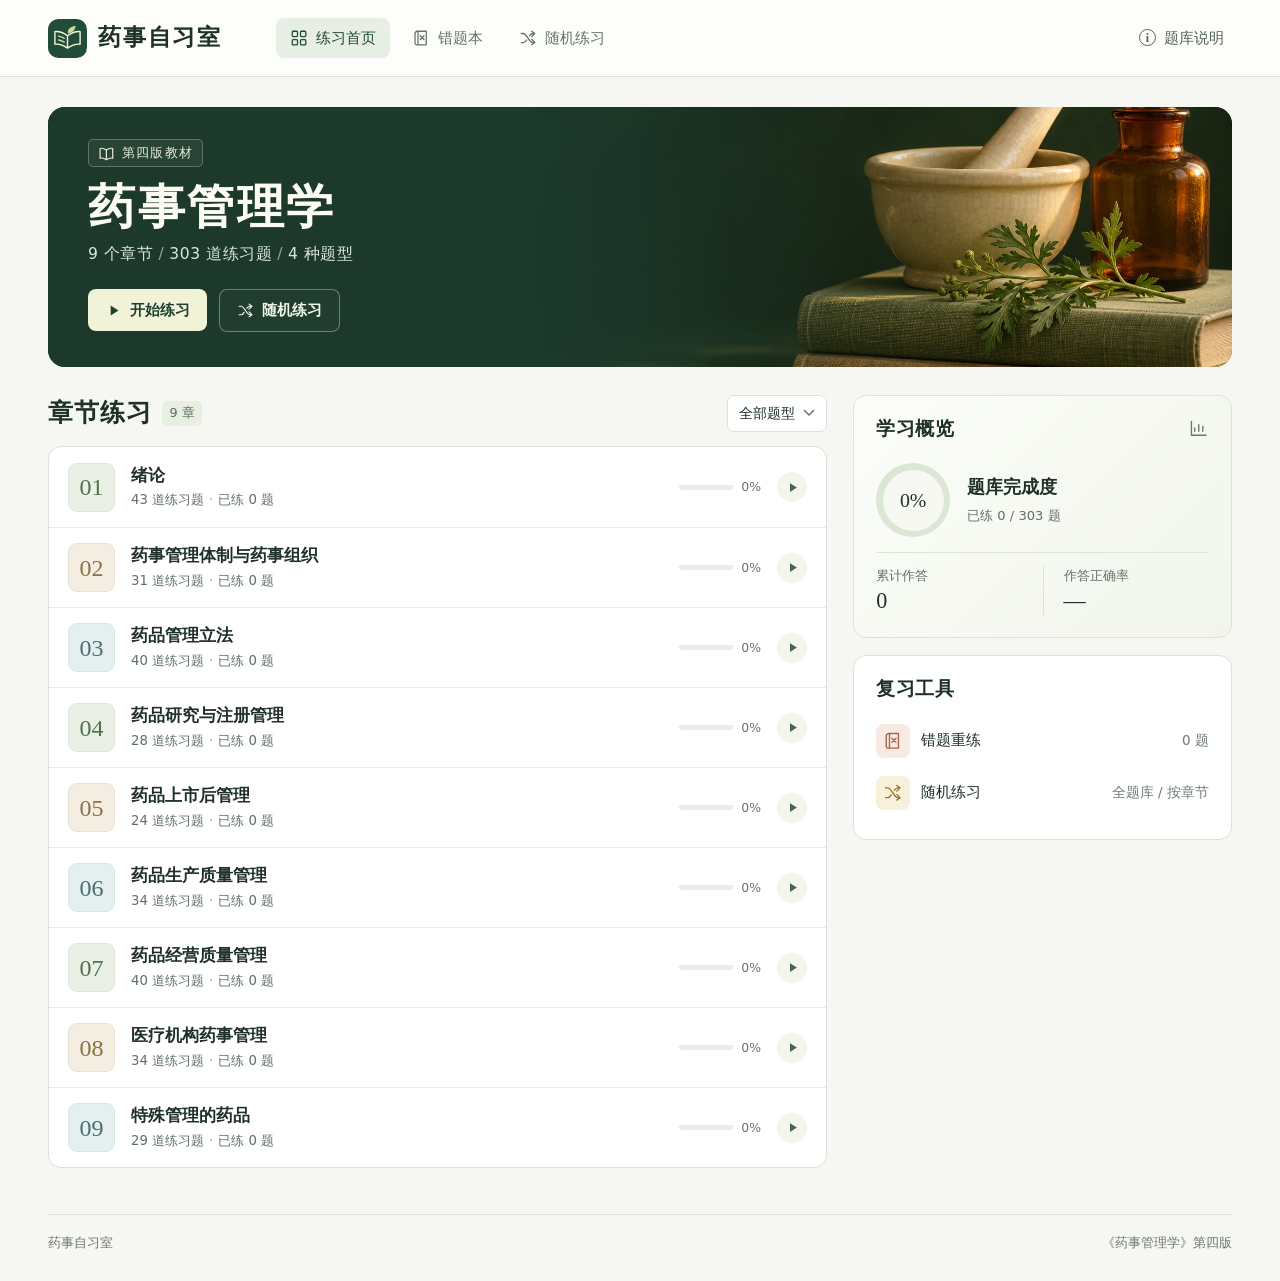
<file: index.html>
<!doctype html>
<html lang="zh-CN">
<head>
  <meta charset="utf-8">
  <meta name="viewport" content="width=device-width, initial-scale=1, viewport-fit=cover">
  <meta name="theme-color" content="#f7f8f4">
  <meta name="description" content="药事管理学第四版复习题库，按章节练习、查看答案解析和重做错题。">
  <title>药事自习室 · 药事管理学</title>
  <link rel="icon" href="mark.svg" type="image/svg+xml">
  <link rel="stylesheet" href="style.css">
  <script src="app.js" defer></script>
</head>
<body>
  <header class="top"><div class="top-inner"><a href="#home" class="brand"><img src="mark.svg" alt="" width="39" height="39"><span>药事自习室</span></a><nav aria-label="主导航" id="nav"></nav><button id="about" class="about" type="button"><span class="info-icon">i</span><span>题库说明</span></button></div></header>
  <main id="app" tabindex="-1"><p class="loading">正在打开题库…</p></main>
  <footer><span>药事自习室</span><span>《药事管理学》第四版</span></footer>
  <dialog id="dialog" aria-labelledby="dialog-title"></dialog>
  <div id="toast" role="status"></div>
</body>
</html>
</file>
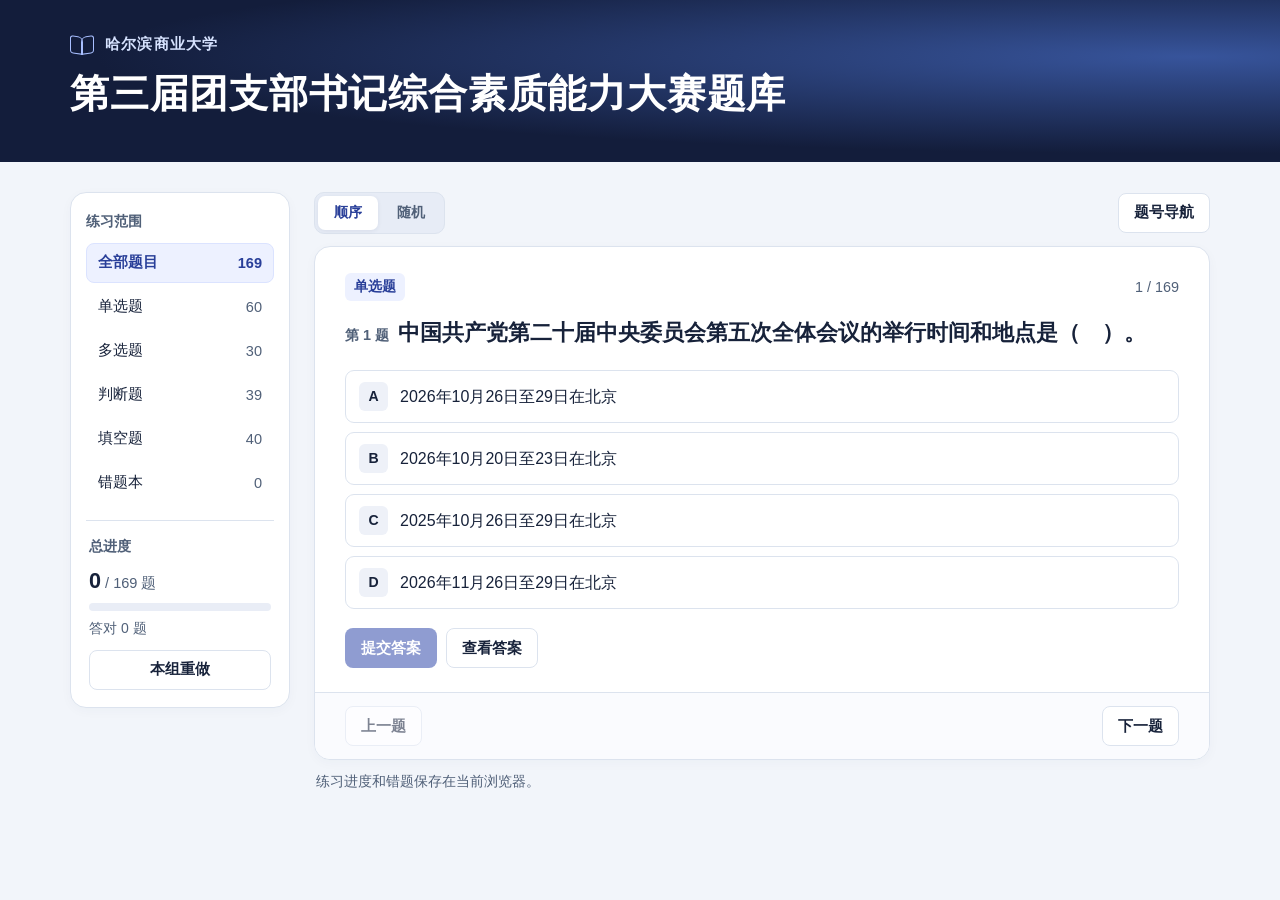
<file: hsd-tzbsj-quiz/index.html>
<!doctype html>
<html lang="zh-CN">
<head>
  <meta charset="utf-8">
  <meta name="viewport" content="width=device-width, initial-scale=1">
  <meta name="theme-color" content="#131d3b">
  <meta name="description" content="哈尔滨商业大学第三届团支部书记综合素质能力大赛在线练习题库，收录单选、多选、判断、填空共169题。">
  <title>哈商大第三届团支部书记综合素质能力大赛题库</title>
  <style>
:root {
  color-scheme: light;
  font-family: Inter, -apple-system, BlinkMacSystemFont, "PingFang SC", "Microsoft YaHei", "Noto Sans CJK SC", sans-serif;
  color: #17223a;
  background: #f2f5fa;
  --ink: #17223a;
  --muted: #506078;
  --line: #dce3ee;
  --accent: #344dad;
  --accent-pale: #edf1ff;
  --green: #17634c;
  --green-pale: #e8f6ef;
  --red: #9a302e;
  --red-pale: #fff0ef;
}
* { box-sizing: border-box; }
[hidden] { display: none !important; }
body { margin: 0; min-width: 280px; }
button, input { font: inherit; }
button { color: inherit; cursor: pointer; }
button:disabled { cursor: default; opacity: .55; }
button:focus-visible, a:focus-visible, input:focus-visible { outline: 3px solid #7195f4; outline-offset: 3px; }
a { color: var(--accent); text-underline-offset: .2em; }
.frame { width: min(1140px, calc(100% - 64px)); margin-inline: auto; }
.masthead { background: #131d3b; color: white; position: relative; overflow: hidden; }
.masthead::after {
  content: ""; position: absolute; inset: 0; pointer-events: none;
  background: radial-gradient(ellipse at 93% 35%, #37549b 0%, transparent 65%);
}
.masthead-inner { position: relative; z-index: 1; padding-block: 35px 41px; }
.identity { display: flex; align-items: center; gap: 11px; color: #d7e3ff; font-size: .94rem; font-weight: 650; letter-spacing: .08em; }
.book { position: relative; width: 24px; height: 19px; flex: 0 0 24px; }
.book::before, .book::after { content: ""; position: absolute; top: 1px; width: 11px; height: 16px; border: 1.5px solid #a8bfff; }
.book::before { left: 0; border-radius: 3px 5px 0 3px; transform: skewY(8deg); }
.book::after { right: 0; border-radius: 5px 3px 3px 0; transform: skewY(-8deg); }
h1 { margin: 14px 0 0; font-size: clamp(1.55rem, 3.5vw, 2.45rem); letter-spacing: .02em; line-height: 1.34; }
.mobile-break { display: none; }
.workspace { display: grid; grid-template-columns: 220px minmax(0, 1fr); gap: 24px; padding-block: 30px 42px; align-items: start; }
.card { background: #fff; border: 1px solid var(--line); border-radius: 16px; box-shadow: 0 3px 12px #24375608; }
.sidebar { padding: 19px 15px 17px; }
.sidebar h2 { margin: 0 0 12px; font-size: .9rem; color: var(--muted); font-weight: 650; }
.filters { display: grid; gap: 4px; }
.filter { display: flex; justify-content: space-between; align-items: center; gap: 8px; text-align: left; background: transparent; border: 1px solid transparent; border-radius: 8px; padding: 9px 11px; min-height: 40px; font-size: .91rem; }
.filter-count { font-variant-numeric: tabular-nums; color: var(--muted); }
.filter:hover { background: #f3f5fa; }
.filter[aria-pressed="true"] { background: var(--accent-pale); color: #293f99; border-color: #dbe3ff; font-weight: 700; }
.filter[aria-pressed="true"] .filter-count { color: inherit; }
.progress-section { margin-top: 17px; border-top: 1px solid var(--line); padding: 16px 3px 0; }
.progress-numbers { font-size: .91rem; color: var(--muted); font-variant-numeric: tabular-nums; }
.progress-numbers strong { color: var(--ink); font-size: 1.35rem; }
progress { display: block; width: 100%; height: 8px; margin-block: 9px; appearance: none; border: 0; border-radius: 20px; background: #e9edf6; overflow: hidden; }
progress::-webkit-progress-bar { background: #e9edf6; }
progress::-webkit-progress-value { background: #4960c8; }
progress::-moz-progress-bar { background: #4960c8; }
.muted, .footnote { color: var(--muted); font-size: .875rem; }
.toolbar { display: flex; justify-content: space-between; align-items: center; gap: 10px; margin-bottom: 12px; }
.segmented { display: flex; gap: 3px; padding: 3px; border: 1px solid #dce3ee; background: #e7ecf6; border-radius: 10px; }
.segmented button { border: 0; background: transparent; color: var(--muted); font-size: .9rem; font-weight: 650; padding: 7px 16px; border-radius: 7px; min-height: 34px; }
.segmented button[aria-pressed="true"] { background: #fff; color: #293f99; box-shadow: 0 1px 4px #24375614; }
.question-card { overflow: hidden; }
.question-body { padding: 26px 30px 24px; }
.question-meta { display: flex; justify-content: space-between; align-items: center; gap: 10px; margin-bottom: 14px; }
.kind { display: inline-block; background: var(--accent-pale); color: #293f99; border-radius: 6px; padding: 5px 9px; font-size: .875rem; font-weight: 700; }
.position { font-size: .9rem; font-variant-numeric: tabular-nums; color: var(--muted); }
.prompt { margin: 0 0 20px; font-size: clamp(1.1rem, 2.1vw, 1.35rem); line-height: 1.65; overflow-wrap: anywhere; }
.prompt:focus { outline: none; }
.prompt small { font-size: .9rem; color: var(--muted); margin-right: .6em; font-weight: 650; white-space: nowrap; }
.hint { margin: -8px 0 14px; color: var(--muted); font-size: .9rem; }
.option-list { display: grid; gap: 9px; }
.option {
  display: flex; align-items: center; gap: 12px; width: 100%; padding: 10px 13px; min-height: 53px; text-align: left; line-height: 1.5;
  border: 1px solid var(--line); border-radius: 9px; background: #fff;
}
.option:disabled { opacity: 1; }
.option:hover:not(:disabled), .button.outline:hover:not(:disabled) { background: #f3f6ff; border-color: #a9b8e9; }
.option[aria-pressed="true"] { border-color: #6d80d0; background: var(--accent-pale); }
.option-letter { display: grid; place-items: center; flex: 0 0 29px; min-height: 29px; border-radius: 6px; background: #eef1f8; font-size: .88rem; font-weight: 750; }
.option.correct { border-color: #79bca4; background: var(--green-pale); }
.option.wrong { border-color: #d99491; background: var(--red-pale); }
.option.correct .option-letter { color: var(--green); background: #d4efe1; }
.option.wrong .option-letter { color: var(--red); background: #fcdbd9; }
.fill-fields { display: grid; grid-template-columns: repeat(auto-fit, minmax(min(175px, 100%), 1fr)); gap: 12px; }
.fill-fields label { display: grid; gap: 7px; font-size: .9rem; color: var(--muted); }
.fill-fields input { width: 100%; min-height: 46px; padding: 10px 12px; border: 1px solid #bcc8dd; border-radius: 8px; color: var(--ink); background: white; }
.action-row, .navigation { display: flex; align-items: center; gap: 9px; flex-wrap: wrap; }
.action-row { margin-top: 19px; }
.button { min-height: 40px; border-radius: 8px; border: 1px solid transparent; padding: 8px 15px; font-size: .91rem; font-weight: 650; background: #fff; }
.button.outline { border-color: var(--line); }
.button.primary { background: var(--accent); color: #fff; }
.button.primary:hover:not(:disabled) { background: #293e93; }
.restart { margin-top: 12px; width: 100%; }
.feedback { margin-top: 16px; padding: 13px 15px; background: #f3f6ff; border: 1px solid #d8e1f9; border-radius: 9px; font-size: .94rem; line-height: 1.65; overflow-wrap: anywhere; }
.feedback.correct { background: var(--green-pale); border-color: #b7decf; }
.feedback.wrong { background: var(--red-pale); border-color: #f0c5c1; }
.feedback p { margin: 6px 0 0; }
.feedback strong { display: block; }
.navigation { justify-content: space-between; padding: 13px 30px; border-top: 1px solid var(--line); background: #fafbfe; }
.footnote { margin: 11px 2px 0; line-height: 1.55; }
.empty { padding: 32px 30px; }
.empty h2 { margin: 0 0 10px; font-size: 1.18rem; }
.empty p { margin: 0 0 16px; color: var(--muted); }
.map { border-bottom: 1px solid var(--line); padding: 15px 30px 18px; background: #fafbfe; }
.map-key { display: flex; flex-wrap: wrap; gap: 13px; margin-bottom: 9px; color: var(--muted); font-size: .875rem; }
.map-key span::before { display: inline-block; vertical-align: .02em; content: ""; width: 9px; height: 9px; border-radius: 3px; border: 1px solid #b5c1d6; background: #fff; margin-right: 5px; }
.map-key .key-correct::before { background: var(--green-pale); border-color: #79bca4; }
.map-key .key-wrong::before { background: var(--red-pale); border-color: #d99491; }
.map-grid { display: grid; grid-template-columns: repeat(auto-fill, minmax(42px, 1fr)); gap: 5px; max-height: 210px; overflow-y: auto; padding: 3px; }
.map-grid button { border: 1px solid var(--line); border-radius: 5px; padding: 6px 0; min-height: 35px; font-size: .875rem; background: white; font-variant-numeric: tabular-nums; }
.map-grid button.correct { background: var(--green-pale); color: var(--green); border-color: #79bca4; }
.map-grid button.wrong { background: var(--red-pale); color: var(--red); border-color: #d99491; }
.map-grid button[aria-current="true"] { box-shadow: inset 0 0 0 2px var(--accent); font-weight: 750; }
@media (max-width: 760px) {
  .frame { width: calc(100% - 28px); }
  .masthead-inner { padding-block: 23px 24px; }
  .identity { font-size: .88rem; }
  h1 { margin-top: 10px; }
  .mobile-break { display: initial; }
  .workspace { grid-template-columns: minmax(0, 1fr); gap: 14px; padding-top: 15px; }
  .sidebar { padding: 10px; border-radius: 12px; }
  .sidebar h2 { margin-bottom: 5px; }
  .filters { grid-template-columns: repeat(3, minmax(0, 1fr)); }
  .filter { min-height: 36px; padding: 5px 7px; gap: 3px; font-size: .875rem; }
  .progress-section { display: grid; grid-template-columns: auto auto 1fr auto; align-items: center; gap: 8px; margin-top: 7px; padding: 7px 2px 0; }
  .progress-section h2 { margin: 0; }
  .progress-numbers strong { font-size: 1rem; }
  progress { margin: 0; }
  .restart { grid-column: 1 / -1; justify-self: start; margin: 0; width: auto; min-height: 36px; }
  .card { border-radius: 12px; }
  .question-body, .empty { padding: 17px 15px; }
  .navigation, .map { padding-inline: 15px; }
  .question-meta { margin-bottom: 10px; }
}
</style>
  
  
</head>
<body>
  <header class="masthead">
    <div class="frame masthead-inner">
      <div class="identity">
        <span class="book" aria-hidden="true"></span>
        <span>哈尔滨商业大学</span>
      </div>
      <h1>第三届团支部书记<br class="mobile-break">综合素质能力大赛题库</h1>
    </div>
  </header>
  <main class="frame workspace">
    <aside class="card sidebar" aria-label="练习设置和进度">
      <div class="side-section">
        <h2>练习范围</h2>
        <div class="filters" id="filters" aria-label="选择题型"></div>
      </div>
      <div class="side-section progress-section">
        <h2>总进度</h2>
        <div class="progress-numbers"><strong id="answered-total">0</strong><span id="total-label"> / 169 题</span></div>
        <progress id="progress" max="169" value="0" aria-label="全部题目的完成进度"></progress>
        <div id="score" class="muted">答对 0 题</div>
        <button class="button outline restart" id="restart" type="button">本组重做</button>
      </div>
    </aside>
    <section class="exercise" aria-label="答题区">
      <div class="toolbar">
        <div class="segmented" id="sequence" aria-label="出题顺序">
          <button type="button" data-order="ordered" aria-pressed="true">顺序</button>
          <button type="button" data-order="random" aria-pressed="false">随机</button>
        </div>
        <button class="button outline" id="toggle-map" type="button" aria-controls="map" aria-expanded="false">题号导航</button>
      </div>
      <div class="card question-card" id="exercise-card">
        <section id="map" class="map" hidden aria-label="题号导航">
          <div class="map-key"><span>未做</span><span class="key-correct">答对</span><span class="key-wrong">错题</span></div>
          <div id="map-grid" class="map-grid"></div>
        </section>
        <div id="question"></div>
      </div>
      <p class="footnote" id="storage-note">练习进度和错题保存在当前浏览器。</p>
    </section>
  </main>
<script>
const questions = [
  {
    "id": 1,
    "type": "single",
    "prompt": "中国共产党第二十届中央委员会第五次全体会议的举行时间和地点是（　）。",
    "options": [
      [
        "A",
        "2026年10月26日至29日在北京"
      ],
      [
        "B",
        "2026年10月20日至23日在北京"
      ],
      [
        "C",
        "2025年10月26日至29日在北京"
      ],
      [
        "D",
        "2026年11月26日至29日在北京"
      ]
    ],
    "answer": "A",
    "basis": "《中国共产党第二十届中央委员会第五次全体会议公报》：全会于2026年10月26日至29日在北京举行。"
  },
  {
    "id": 2,
    "type": "single",
    "prompt": "中国共产党第二十届中央委员会第五次全体会议审议通过了（　）。",
    "options": [
      [
        "A",
        "《中共中央关于制定国民经济和社会发展第十五个五年规划的建议》"
      ],
      [
        "B",
        "《中共中央关于持之以恒推进全面从严治党若干重大问题的决定》"
      ],
      [
        "C",
        "《中共中央关于进一步全面深化改革、推进中国式现代化的决定》"
      ],
      [
        "D",
        "《中共中央关于党的百年奋斗重大成就和历史经验的决议》"
      ]
    ],
    "answer": "B",
    "basis": "《中国共产党第二十届中央委员会第五次全体会议公报》。制定“十五五”规划的建议由二十届四中全会通过。"
  },
  {
    "id": 3,
    "type": "single",
    "prompt": "中国共产党第二十届中央委员会第五次全体会议的聚焦主题是（　）。",
    "options": [
      [
        "A",
        "生态文明建设"
      ],
      [
        "B",
        "推动经济高质量发展"
      ],
      [
        "C",
        "持之以恒推进全面从严治党"
      ],
      [
        "D",
        "全面依法治国"
      ]
    ],
    "answer": "C",
    "basis": "《中国共产党第二十届中央委员会第五次全体会议公报》。全会审议通过的决定以全面从严治党为主题。"
  },
  {
    "id": 4,
    "type": "single",
    "prompt": "中国共产党第二十届中央委员会第五次全体会议指出，新时代管党治党、兴党强党伟大实践中形成的重大理论成果是（　）。",
    "options": [
      [
        "A",
        "习近平经济思想"
      ],
      [
        "B",
        "习近平文化思想"
      ],
      [
        "C",
        "习近平生态文明思想"
      ],
      [
        "D",
        "习近平党建思想"
      ]
    ],
    "answer": "D",
    "basis": "《中国共产党第二十届中央委员会第五次全体会议公报》：“形成习近平党建思想。”"
  },
  {
    "id": 5,
    "type": "single",
    "prompt": "中国共产党第二十届中央委员会第五次全体会议指出，增强党性是全面从严治党的（　）。",
    "options": [
      [
        "A",
        "根本性任务"
      ],
      [
        "B",
        "基本要求"
      ],
      [
        "C",
        "长期目标"
      ],
      [
        "D",
        "重要保障"
      ]
    ],
    "answer": "A",
    "basis": "《中国共产党第二十届中央委员会第五次全体会议公报》：“增强党性是全面从严治党的根本性任务。”"
  },
  {
    "id": 6,
    "type": "single",
    "prompt": "中国共产党第二十届中央委员会第五次全体会议指出，（　）是党的根本组织原则和领导制度。",
    "options": [
      [
        "A",
        "民主生活会制度"
      ],
      [
        "B",
        "民主集中制"
      ],
      [
        "C",
        "集体领导制"
      ],
      [
        "D",
        "请示报告制度"
      ]
    ],
    "answer": "B",
    "basis": "《中国共产党第二十届中央委员会第五次全体会议公报》。"
  },
  {
    "id": 7,
    "type": "single",
    "prompt": "中国共产党第二十届中央委员会第五次全体会议指出，全面从严治党关键在（　）。",
    "options": [
      [
        "A",
        "制度治党"
      ],
      [
        "B",
        "以上率下"
      ],
      [
        "C",
        "从严治吏"
      ],
      [
        "D",
        "正风肃纪"
      ]
    ],
    "answer": "C",
    "basis": "《中国共产党第二十届中央委员会第五次全体会议公报》。"
  },
  {
    "id": 8,
    "type": "single",
    "prompt": "中国共产党第二十届中央委员会第五次全体会议指出，全面从严治党的主体是（　）。",
    "options": [
      [
        "A",
        "领导干部"
      ],
      [
        "B",
        "全体党员"
      ],
      [
        "C",
        "纪检监察机关"
      ],
      [
        "D",
        "党的各级组织"
      ]
    ],
    "answer": "D",
    "basis": "《中国共产党第二十届中央委员会第五次全体会议公报》。"
  },
  {
    "id": 9,
    "type": "single",
    "prompt": "中国共产党第二十届中央委员会第五次全体会议指出，加强党内法规制度建设是全面从严治党的（　）。",
    "options": [
      [
        "A",
        "长远之策、根本之策"
      ],
      [
        "B",
        "基础工程"
      ],
      [
        "C",
        "关键举措"
      ],
      [
        "D",
        "重要保障"
      ]
    ],
    "answer": "A",
    "basis": "《中国共产党第二十届中央委员会第五次全体会议公报》。"
  },
  {
    "id": 10,
    "type": "single",
    "prompt": "中国共产党第二十届中央委员会第五次全体会议指出，一体推进不敢腐、不能腐、不想腐是（　）。",
    "options": [
      [
        "A",
        "全面从严治党的根本任务"
      ],
      [
        "B",
        "全面从严治党的重要方略和反腐败斗争的基本方针"
      ],
      [
        "C",
        "党内监督的基本方式"
      ],
      [
        "D",
        "作风建设的核心要求"
      ]
    ],
    "answer": "B",
    "basis": "《中国共产党第二十届中央委员会第五次全体会议公报》。"
  },
  {
    "id": 11,
    "type": "single",
    "prompt": "中国共产党第二十届中央委员会第五次全体会议决定，中国共产党第二十一次全国代表大会于（　）召开。",
    "options": [
      [
        "A",
        "2027年下半年在上海"
      ],
      [
        "B",
        "2027年上半年在北京"
      ],
      [
        "C",
        "2027年下半年在北京"
      ],
      [
        "D",
        "2028年上半年在北京"
      ]
    ],
    "answer": "C",
    "basis": "《中国共产党第二十届中央委员会第五次全体会议公报》。"
  },
  {
    "id": 12,
    "type": "single",
    "prompt": "中国共产党第二十届中央委员会第五次全体会议对当前发展形势的判断是（　）。",
    "options": [
      [
        "A",
        "“十三五”圆满收官，“十四五”开局良好"
      ],
      [
        "B",
        "“十四五”开局良好，“十五五”刚刚启动"
      ],
      [
        "C",
        "“十五五”圆满收官，“十六五”开局良好"
      ],
      [
        "D",
        "“十四五”圆满收官，“十五五”开局良好"
      ]
    ],
    "answer": "D",
    "basis": "《中国共产党第二十届中央委员会第五次全体会议公报》。"
  },
  {
    "id": 13,
    "type": "single",
    "prompt": "中国共产党第二十届中央委员会第五次全体会议指出，正风肃纪是全面从严治党的（　）。",
    "options": [
      [
        "A",
        "有力举措"
      ],
      [
        "B",
        "基础工程"
      ],
      [
        "C",
        "首要任务"
      ],
      [
        "D",
        "根本保证"
      ]
    ],
    "answer": "A",
    "basis": "《中国共产党第二十届中央委员会第五次全体会议公报》。"
  },
  {
    "id": 14,
    "type": "single",
    "prompt": "中国共产党第二十届中央委员会第五次全体会议听取和讨论了（　）。",
    "options": [
      [
        "A",
        "全国人大常委会工作报告"
      ],
      [
        "B",
        "习近平受中央政治局委托所作的工作报告"
      ],
      [
        "C",
        "中央纪律检查委员会工作报告"
      ],
      [
        "D",
        "国务院政府工作报告"
      ]
    ],
    "answer": "B",
    "basis": "《中国共产党第二十届中央委员会第五次全体会议公报》。"
  },
  {
    "id": 15,
    "type": "single",
    "prompt": "中国共产党第二十届中央委员会第五次全体会议强调，持之以恒推进全面从严治党要以（　）为根本。",
    "options": [
      [
        "A",
        "党的纪律处分条例"
      ],
      [
        "B",
        "党内监督条例"
      ],
      [
        "C",
        "党章"
      ],
      [
        "D",
        "宪法"
      ]
    ],
    "answer": "C",
    "basis": "《中国共产党第二十届中央委员会第五次全体会议公报》：“以党章为根本。”"
  },
  {
    "id": 16,
    "type": "single",
    "prompt": "2026年3月，新华社报道《关于加强党建带团建工作的意见》，印发该文件的机关是（　）。",
    "options": [
      [
        "A",
        "共青团中央"
      ],
      [
        "B",
        "中央组织部"
      ],
      [
        "C",
        "国务院办公厅"
      ],
      [
        "D",
        "中共中央办公厅"
      ]
    ],
    "answer": "D",
    "basis": "新华社2026年3月20日电：中共中央办公厅印发了《关于加强党建带团建工作的意见》。"
  },
  {
    "id": 17,
    "type": "single",
    "prompt": "《关于加强党建带团建工作的意见》提出，加强党建带团建工作要坚持（　）原则。",
    "options": [
      [
        "A",
        "党管青年工作"
      ],
      [
        "B",
        "党建先行"
      ],
      [
        "C",
        "团建自主"
      ],
      [
        "D",
        "青年优先发展"
      ]
    ],
    "answer": "A",
    "basis": "新华社2026年3月20日电：“坚持和加强党对共青团的领导，坚持党管青年工作原则。”"
  },
  {
    "id": 18,
    "type": "single",
    "prompt": "《关于加强党建带团建工作的意见》提出，要贯通（　）一体化育人链条。",
    "options": [
      [
        "A",
        "小学、中学、大学"
      ],
      [
        "B",
        "党、团、队"
      ],
      [
        "C",
        "团、队、班"
      ],
      [
        "D",
        "学校、家庭、社会"
      ]
    ],
    "answer": "B",
    "basis": "新华社2026年3月20日电：“贯通党、团、队一体化育人链条。”"
  },
  {
    "id": 19,
    "type": "single",
    "prompt": "《关于加强党建带团建工作的意见》明确，共青团受同级党委和上级团组织双重领导，以（　）为主。",
    "options": [
      [
        "A",
        "上级党委领导"
      ],
      [
        "B",
        "上级团组织领导"
      ],
      [
        "C",
        "同级党委领导"
      ],
      [
        "D",
        "同级团组织领导"
      ]
    ],
    "answer": "C",
    "basis": "新华社2026年3月20日电：“坚持共青团受同级党委和上级团组织双重领导、以同级党委领导为主的组织领导体制。”"
  },
  {
    "id": 20,
    "type": "single",
    "prompt": "《关于加强党建带团建工作的意见》要求，带动共青团进一步增强政治性、先进性、（　）。",
    "options": [
      [
        "A",
        "实践性"
      ],
      [
        "B",
        "时代性"
      ],
      [
        "C",
        "创造性"
      ],
      [
        "D",
        "群众性"
      ]
    ],
    "answer": "D",
    "basis": "新华社2026年3月20日电。"
  },
  {
    "id": 21,
    "type": "single",
    "prompt": "《关于加强党建带团建工作的意见》要求，提升共青团组织的引领力、组织力和（　）。",
    "options": [
      [
        "A",
        "服务力"
      ],
      [
        "B",
        "执行力"
      ],
      [
        "C",
        "凝聚力"
      ],
      [
        "D",
        "战斗力"
      ]
    ],
    "answer": "A",
    "basis": "新华社2026年3月20日电。"
  },
  {
    "id": 22,
    "type": "single",
    "prompt": "《关于加强党建带团建工作的意见》提出，健全符合群团组织特点的干部管理方式和（　）相结合的团干部队伍管理制度。",
    "options": [
      [
        "A",
        "固定、流动、临时"
      ],
      [
        "B",
        "专职、挂职、兼职"
      ],
      [
        "C",
        "专职、兼职、志愿"
      ],
      [
        "D",
        "选任、聘任、委任"
      ]
    ],
    "answer": "B",
    "basis": "新华社2026年3月20日电。"
  },
  {
    "id": 23,
    "type": "single",
    "prompt": "《关于加强党建带团建工作的意见》强调，要把团建纳入党建工作规划和（　）内容。",
    "options": [
      [
        "A",
        "阵地建设"
      ],
      [
        "B",
        "干部配备"
      ],
      [
        "C",
        "考核评价"
      ],
      [
        "D",
        "经费保障"
      ]
    ],
    "answer": "C",
    "basis": "新华社2026年3月20日电：“把团建纳入党建工作规划和考核评价内容。”"
  },
  {
    "id": 24,
    "type": "single",
    "prompt": "《关于加强党建带团建工作的意见》要求，共青团要履行好（　）责任。",
    "options": [
      [
        "A",
        "全团抓基层"
      ],
      [
        "B",
        "全团抓学习"
      ],
      [
        "C",
        "全团服务青年"
      ],
      [
        "D",
        "全团带队"
      ]
    ],
    "answer": "D",
    "basis": "新华社2026年3月20日电：“加强对少先队工作的领导，指导共青团履行好全团带队责任。”"
  },
  {
    "id": 25,
    "type": "single",
    "prompt": "2026年是中国共产党成立（　）周年。",
    "options": [
      [
        "A",
        "105"
      ],
      [
        "B",
        "110"
      ],
      [
        "C",
        "100"
      ],
      [
        "D",
        "104"
      ]
    ],
    "answer": "A",
    "basis": "中国共产党成立于1921年7月，2026－1921＝105。"
  },
  {
    "id": 26,
    "type": "single",
    "prompt": "2026年是红军长征胜利（　）周年。",
    "options": [
      [
        "A",
        "85"
      ],
      [
        "B",
        "90"
      ],
      [
        "C",
        "95"
      ],
      [
        "D",
        "100"
      ]
    ],
    "answer": "B",
    "basis": "1936年10月，红军三大主力胜利会师，标志着长征胜利结束；2026－1936＝90。"
  },
  {
    "id": 27,
    "type": "single",
    "prompt": "1935年1月召开的（　），事实上确立了毛泽东同志在党中央和红军中的领导地位。",
    "options": [
      [
        "A",
        "八七会议"
      ],
      [
        "B",
        "古田会议"
      ],
      [
        "C",
        "遵义会议"
      ],
      [
        "D",
        "瓦窑堡会议"
      ]
    ],
    "answer": "C",
    "basis": "遵义会议于1935年1月在贵州遵义召开，是党的历史上一个生死攸关的转折点。"
  },
  {
    "id": 28,
    "type": "single",
    "prompt": "2025年9月3日，我国举行了（　）。",
    "options": [
      [
        "A",
        "纪念红军长征胜利90周年大会"
      ],
      [
        "B",
        "庆祝中华人民共和国成立75周年大会"
      ],
      [
        "C",
        "庆祝中国共产党成立100周年大会"
      ],
      [
        "D",
        "纪念中国人民抗日战争暨世界反法西斯战争胜利80周年大会"
      ]
    ],
    "answer": "D",
    "basis": "2025年9月3日，纪念中国人民抗日战争暨世界反法西斯战争胜利80周年大会在北京举行。"
  },
  {
    "id": 29,
    "type": "single",
    "prompt": "2026年是五四运动（　）周年。",
    "options": [
      [
        "A",
        "107"
      ],
      [
        "B",
        "100"
      ],
      [
        "C",
        "105"
      ],
      [
        "D",
        "106"
      ]
    ],
    "answer": "A",
    "basis": "五四运动爆发于1919年5月4日，2026－1919＝107。"
  },
  {
    "id": 30,
    "type": "single",
    "prompt": "中国共产主义青年团成立于1922年，2026年是其成立（　）周年。",
    "options": [
      [
        "A",
        "102"
      ],
      [
        "B",
        "104"
      ],
      [
        "C",
        "110"
      ],
      [
        "D",
        "100"
      ]
    ],
    "answer": "B",
    "basis": "1922年5月，中国社会主义青年团第一次全国代表大会在广州召开；2026－1922＝104。"
  },
  {
    "id": 31,
    "type": "single",
    "prompt": "2026年是“十五五”规划的（　）。",
    "options": [
      [
        "A",
        "中期评估之年"
      ],
      [
        "B",
        "总结验收之年"
      ],
      [
        "C",
        "开局之年"
      ],
      [
        "D",
        "收官之年"
      ]
    ],
    "answer": "C",
    "basis": "“十五五”规划期为2026年至2030年，2026年为其第一年。"
  },
  {
    "id": 32,
    "type": "single",
    "prompt": "表决通过关于“十五五”规划纲要决议的会议是（　）。",
    "options": [
      [
        "A",
        "党的二十届五中全会"
      ],
      [
        "B",
        "党的二十届四中全会"
      ],
      [
        "C",
        "十四届全国政协四次会议"
      ],
      [
        "D",
        "十四届全国人大四次会议"
      ]
    ],
    "answer": "D",
    "basis": "新华社2026年3月12日电：十四届全国人大四次会议表决通过关于国民经济和社会发展第十五个五年规划纲要的决议。"
  },
  {
    "id": 33,
    "type": "single",
    "prompt": "2026年《政府工作报告》提出的经济增长预期目标是（　）。",
    "options": [
      [
        "A",
        "4.5%—5%"
      ],
      [
        "B",
        "5%以上"
      ],
      [
        "C",
        "5%左右"
      ],
      [
        "D",
        "4%左右"
      ]
    ],
    "answer": "A",
    "basis": "2026年3月5日《政府工作报告》：“经济增长4.5%—5%，在实际工作中努力争取更好结果。”"
  },
  {
    "id": 34,
    "type": "single",
    "prompt": "党的二十届四中全会提出，到2035年，我国人均国内生产总值达到（　）水平。",
    "options": [
      [
        "A",
        "发达国家"
      ],
      [
        "B",
        "中等发达国家"
      ],
      [
        "C",
        "世界平均水平"
      ],
      [
        "D",
        "初等发达国家"
      ]
    ],
    "answer": "B",
    "basis": "《中共中央关于制定国民经济和社会发展第十五个五年规划的建议》第（6）条。"
  },
  {
    "id": 35,
    "type": "single",
    "prompt": "中国共产主义青年团是中国共产党领导的先进青年的（　），是广大青年在实践中学习中国特色社会主义和共产主义的学校，是中国共产党的助手和后备军。",
    "options": [
      [
        "A",
        "社会组织"
      ],
      [
        "B",
        "联合团体"
      ],
      [
        "C",
        "群团组织"
      ],
      [
        "D",
        "政治组织"
      ]
    ],
    "answer": "C",
    "basis": "《中国共产主义青年团章程》总则。"
  },
  {
    "id": 36,
    "type": "single",
    "prompt": "团章规定，对团员的纪律处分共有（　）种。",
    "options": [
      [
        "A",
        "六"
      ],
      [
        "B",
        "三"
      ],
      [
        "C",
        "四"
      ],
      [
        "D",
        "五"
      ]
    ],
    "answer": "D",
    "basis": "《中国共产主义青年团章程》第六章“团的纪律”：警告、严重警告、撤销团内职务、留团察看、开除团籍。"
  },
  {
    "id": 37,
    "type": "single",
    "prompt": "学生团员（包括无工资收入的研究生团员）每月交纳团费的数额为（　）。",
    "options": [
      [
        "A",
        "1角"
      ],
      [
        "B",
        "2角"
      ],
      [
        "C",
        "5角"
      ],
      [
        "D",
        "1元"
      ]
    ],
    "answer": "B",
    "basis": "共青团中央《关于团费收缴、使用和管理的规定》。"
  },
  {
    "id": 38,
    "type": "single",
    "prompt": "“三会两制一课”中的“一课”是指（　）。",
    "options": [
      [
        "A",
        "党课"
      ],
      [
        "B",
        "团课"
      ],
      [
        "C",
        "主题团日"
      ],
      [
        "D",
        "形势政策课"
      ]
    ],
    "answer": "B",
    "basis": "《中国共产主义青年团基层组织“三会两制一课”制度实施细则》。"
  },
  {
    "id": 39,
    "type": "single",
    "prompt": "“智慧团建”是（　）建设的全国统一的团务管理信息系统。",
    "options": [
      [
        "A",
        "各省团委自行"
      ],
      [
        "B",
        "学校自行"
      ],
      [
        "C",
        "共青团中央"
      ],
      [
        "D",
        "教育部"
      ]
    ],
    "answer": "C",
    "basis": "“智慧团建”系统由共青团中央统一建设，用于团员信息管理、组织关系转接、团费管理、团内统计等业务。"
  },
  {
    "id": 40,
    "type": "single",
    "prompt": "“推优”是指（　）。",
    "options": [
      [
        "A",
        "推荐优秀团员担任团干部"
      ],
      [
        "B",
        "推荐优秀团员参评奖学金"
      ],
      [
        "C",
        "推荐优秀团支部参加评选"
      ],
      [
        "D",
        "推荐优秀共青团员作党的发展对象"
      ]
    ],
    "answer": "D",
    "basis": "《共青团推优入党工作实施办法》。"
  },
  {
    "id": 41,
    "type": "single",
    "prompt": "《中国共产主义青年团基层组织选举规则》规定，团的支部委员会、总支委员会由团员大会选举产生，每届任期（　）年。",
    "options": [
      [
        "A",
        "3-5年"
      ],
      [
        "B",
        "1年"
      ],
      [
        "C",
        "2年"
      ],
      [
        "D",
        "3年"
      ]
    ],
    "answer": "A"
  },
  {
    "id": 42,
    "type": "single",
    "prompt": "《中国共产主义青年团基层组织选举规则》规定，党团组织提名为团的委员会成员候选人或团的代表大会代表候选人的（　）在团内有被选举权。",
    "options": [
      [
        "A",
        "中国共产党党员"
      ],
      [
        "B",
        "民主党派人士"
      ],
      [
        "C",
        "无党派人士"
      ],
      [
        "D",
        "满18周岁的中国公民"
      ]
    ],
    "answer": "A"
  },
  {
    "id": 43,
    "type": "single",
    "prompt": "《中国共产主义青年团基层组织选举规则》规定，团的支部委员会一般由（　）组成,设书记一人,必要时可设副书记一人。",
    "options": [
      [
        "A",
        "3—5人"
      ],
      [
        "B",
        "3人"
      ],
      [
        "C",
        "5人"
      ],
      [
        "D",
        "5人以上"
      ]
    ],
    "answer": "A"
  },
  {
    "id": 44,
    "type": "single",
    "prompt": "《中国共产主义青年团基层组织选举规则》规定，团员大会、团的代表大会和团的基层委员会有选举权的到会人数超过应到会人数的（　）方可进行选举。",
    "options": [
      [
        "A",
        "三分之二"
      ],
      [
        "B",
        "百分之五十"
      ],
      [
        "C",
        "百分之六十"
      ],
      [
        "D",
        "百分之七十"
      ]
    ],
    "answer": "A"
  },
  {
    "id": 45,
    "type": "single",
    "prompt": "《中国共产主义青年团基层组织选举规则》规定，团的支部委员会、总支部委员会、基层委员会书记、副书记一般采用（　）办法选举产生。经同级党组织和上级团组织批准,也可以采用等额选举办法。",
    "options": [
      [
        "A",
        "差额选举"
      ],
      [
        "B",
        "等额选举"
      ],
      [
        "C",
        "不记名投票"
      ],
      [
        "D",
        "记名投票"
      ]
    ],
    "answer": "A"
  },
  {
    "id": 46,
    "type": "single",
    "prompt": "“三会两制一课”是指支部大会、支部委员会、团小组会、团员教育评议制度、团员年度团籍注册制度和团课, 是团的（　）的基本制度。",
    "options": [
      [
        "A",
        "组织生活"
      ],
      [
        "B",
        "组织要求"
      ],
      [
        "C",
        "任务规定"
      ],
      [
        "D",
        "政治生活"
      ]
    ],
    "answer": "A",
    "basis": "《中国共产主义青年团基层组织“三会两制一课”实施细则（试行）》第二条。",
    "link": "https://imr.cas.cn/dj/tw/zdwj_tw/xz_tw/202210/P020251226756208577773.pdf",
    "repaired": true
  },
  {
    "id": 47,
    "type": "single",
    "prompt": "支部大会又称支部团员大会, 是团支部的最高领导机构, 在团支部中享有最高决策权、 选举权和监督权。 支部大会一般每季度召开（　）, 根据工作需要可随时召开。",
    "options": [
      [
        "A",
        "四次"
      ],
      [
        "B",
        "两次"
      ],
      [
        "C",
        "三次"
      ],
      [
        "D",
        "一次"
      ]
    ],
    "answer": "D"
  },
  {
    "id": 48,
    "type": "single",
    "prompt": "支部大会应由支部书记主持, 一般情况下, 参加会议团员应超过支部团员总数的（　）。",
    "options": [
      [
        "A",
        "三分之二"
      ],
      [
        "B",
        "四分之三"
      ],
      [
        "C",
        "二分之一"
      ],
      [
        "D",
        "五分之四"
      ]
    ],
    "answer": "C"
  },
  {
    "id": 49,
    "type": "single",
    "prompt": "支部大会进行表决时, 本支部到会的有表决权的团员超过应到会团员总数的（　）, 方可进行表决。",
    "options": [
      [
        "A",
        "五分之四"
      ],
      [
        "B",
        "四分之三"
      ],
      [
        "C",
        "三分之二"
      ],
      [
        "D",
        "二分之一"
      ]
    ],
    "answer": "C"
  },
  {
    "id": 50,
    "type": "single",
    "prompt": "下列不是团员教育评议的目的的是（　）。",
    "options": [
      [
        "A",
        "激励团员"
      ],
      [
        "B",
        "严肃纪律"
      ],
      [
        "C",
        "整顿队伍"
      ],
      [
        "D",
        "纯洁组织"
      ]
    ],
    "answer": "B"
  },
  {
    "id": 51,
    "type": "single",
    "prompt": "团员评议中优秀等次团员数量应控制在参加评议团员人数的（　）",
    "options": [
      [
        "A",
        "30%"
      ],
      [
        "B",
        "25%"
      ],
      [
        "C",
        "20%"
      ],
      [
        "D",
        "15%"
      ]
    ],
    "answer": "A"
  },
  {
    "id": 52,
    "type": "single",
    "prompt": "（　）是推荐优秀共青团员作党的发展对象的具体条件。",
    "options": [
      [
        "A",
        "政治思想上先进、道德品行上先进、发挥作用上先进、执行纪律上先进"
      ],
      [
        "B",
        "政治思想上先进、道德品行上先进、发挥作用上先进、现实表现上先进"
      ],
      [
        "C",
        "政治思想上先进、道德品行上先进、表率作用上先进、执行纪律上先进"
      ],
      [
        "D",
        "政治思想上先进、道德品质上先进、发挥作用上先进、执行纪律上先进"
      ]
    ],
    "answer": "A"
  },
  {
    "id": 53,
    "type": "single",
    "prompt": "加大对 “青年马克思主义者培养工程”学员的培养力度, 积极推荐优秀“青年马克思主义者培养工程”学员作党的发展对象。学员为入党积极分子的, 培养期间参加的理论学习、（　）等课程应当记入入党积极分子的考察材料中。",
    "options": [
      [
        "A",
        "思想汇报"
      ],
      [
        "B",
        "社会实践"
      ],
      [
        "C",
        "政治鉴定"
      ],
      [
        "D",
        "培养成绩"
      ]
    ],
    "answer": "B"
  },
  {
    "id": 54,
    "type": "single",
    "prompt": "团员教育管理工作应坚持把（　）摆在首位。",
    "options": [
      [
        "A",
        "政治建设"
      ],
      [
        "B",
        "经济建设"
      ],
      [
        "C",
        "文化建设"
      ],
      [
        "D",
        "生态建设"
      ]
    ],
    "answer": "A",
    "basis": "《中国共产主义青年团团员教育管理工作条例（试行）》第四条。",
    "link": "https://www.gqt.org.cn/xxgk/tngz_gfxwj/other_tngz/202210/t20221013_790073.htm",
    "repaired": true
  },
  {
    "id": 55,
    "type": "single",
    "prompt": "加强团员政治教育和政治训练，教育团员始终坚决拥护党的领导，严守政治纪律和政治规矩，坚持（　），在思想上政治上行动上同以习近平同志为核心的党中央保持高度一致。",
    "options": [
      [
        "A",
        "少数服从多数"
      ],
      [
        "B",
        "下级组织服从上级组织"
      ],
      [
        "C",
        "集体领导和个人分工负责相结合"
      ],
      [
        "D",
        "民主集中制"
      ]
    ],
    "answer": "D"
  },
  {
    "id": 56,
    "type": "single",
    "prompt": "（　）是中国特色社会主义最本质特征和最大制度优势。",
    "options": [
      [
        "A",
        "党的领导"
      ],
      [
        "B",
        "党的政治建设"
      ],
      [
        "C",
        "人民当家做主"
      ],
      [
        "D",
        "人民代表大会制度"
      ]
    ],
    "answer": "A"
  },
  {
    "id": 57,
    "type": "single",
    "prompt": "团支部（　）至少召开1次组织生活会，组织生活会一般以团支部团员大会、团支部委员会会议或者团小组会形式召开。",
    "options": [
      [
        "A",
        "每周"
      ],
      [
        "B",
        "每月"
      ],
      [
        "C",
        "每季度"
      ],
      [
        "D",
        "每年"
      ]
    ],
    "answer": "D"
  },
  {
    "id": 58,
    "type": "single",
    "prompt": "团员应当在团组织及其授权的志愿者组织注册成为志愿者。团员每年应当参加志愿服务时长不少于（　）小时，未达标者一般不得参与团内评奖评优。",
    "options": [
      [
        "A",
        "10"
      ],
      [
        "B",
        "15"
      ],
      [
        "C",
        "20"
      ],
      [
        "D",
        "25"
      ]
    ],
    "answer": "C"
  },
  {
    "id": 59,
    "type": "single",
    "prompt": "团员不足（　）人的单位，应当按照地域相邻、行业相近、规模适当、便于管理的原则，成立联合团支部。",
    "options": [
      [
        "A",
        "3"
      ],
      [
        "B",
        "5"
      ],
      [
        "C",
        "7"
      ],
      [
        "D",
        "9"
      ]
    ],
    "answer": "A"
  },
  {
    "id": 60,
    "type": "single",
    "prompt": "团支部团员大会是团支部的议事决策机构，一般（　）召开1次，根据工作需要可以随时召开。",
    "options": [
      [
        "A",
        "每周"
      ],
      [
        "B",
        "每月"
      ],
      [
        "C",
        "每季度"
      ],
      [
        "D",
        "每年"
      ]
    ],
    "answer": "C"
  },
  {
    "id": 61,
    "type": "multiple",
    "prompt": "中国共产党第二十届中央委员会第五次全体会议强调，持之以恒推进全面从严治党要遵循的原则包括（　）。",
    "options": [
      [
        "A",
        "坚持服务使命任务"
      ],
      [
        "B",
        "坚持以党的政治建设为统领"
      ],
      [
        "C",
        "坚持全面从严"
      ],
      [
        "D",
        "坚持守正创新"
      ]
    ],
    "answer": "ABCD",
    "basis": "《中国共产党第二十届中央委员会第五次全体会议公报》。七条原则还包括坚持问题导向、坚持以上率下、坚持依规治党。"
  },
  {
    "id": 62,
    "type": "multiple",
    "prompt": "中国共产党第二十届中央委员会第五次全体会议提出，增强党性要在（　）等方面下功夫。",
    "options": [
      [
        "A",
        "坚定理想信念"
      ],
      [
        "B",
        "铸牢对党忠诚"
      ],
      [
        "C",
        "厚植为民情怀"
      ],
      [
        "D",
        "保持清正廉洁"
      ]
    ],
    "answer": "ABCD",
    "basis": "《中国共产党第二十届中央委员会第五次全体会议公报》。公报还提出坚持实事求是、纯正道德品质。"
  },
  {
    "id": 63,
    "type": "multiple",
    "prompt": "中国共产党第二十届中央委员会第五次全体会议提出，要建设一支（　）的高素质干部队伍。",
    "options": [
      [
        "A",
        "政治过硬"
      ],
      [
        "B",
        "本领高强"
      ],
      [
        "C",
        "作风优良"
      ],
      [
        "D",
        "纪律严明"
      ]
    ],
    "answer": "ABCD",
    "basis": "《中国共产党第二十届中央委员会第五次全体会议公报》。"
  },
  {
    "id": 64,
    "type": "multiple",
    "prompt": "中国共产党第二十届中央委员会第五次全体会议提出，体系化推进各层级各领域党组织建设要（　）。",
    "options": [
      [
        "A",
        "强化党组织政治功能和组织功能"
      ],
      [
        "B",
        "发挥中央和国家机关党组织表率作用"
      ],
      [
        "C",
        "统筹推进各领域基层党组织建设"
      ],
      [
        "D",
        "突出抓好新兴领域党的建设"
      ]
    ],
    "answer": "ABCD",
    "basis": "《中国共产党第二十届中央委员会第五次全体会议公报》。"
  },
  {
    "id": 65,
    "type": "multiple",
    "prompt": "中国共产党第二十届中央委员会第五次全体会议提出，正风肃纪要（　）。",
    "options": [
      [
        "A",
        "坚持党性党风党纪一起抓"
      ],
      [
        "B",
        "正风肃纪反腐相贯通"
      ],
      [
        "C",
        "锲而不舍落实中央八项规定精神"
      ],
      [
        "D",
        "走好新时代党的群众路线"
      ]
    ],
    "answer": "ABCD",
    "basis": "《中国共产党第二十届中央委员会第五次全体会议公报》。"
  },
  {
    "id": 66,
    "type": "multiple",
    "prompt": "中国共产党第二十届中央委员会第五次全体会议提出，将反腐败斗争进行到底要（　）。",
    "options": [
      [
        "A",
        "坚持从严惩、精准治、有效防、一体抓"
      ],
      [
        "B",
        "坚定走好中国特色反腐败之路"
      ],
      [
        "C",
        "取消对权力运行的制约和监督"
      ],
      [
        "D",
        "保持惩治腐败高压态势"
      ]
    ],
    "answer": "ABD",
    "basis": "《中国共产党第二十届中央委员会第五次全体会议公报》。C项与“加强对权力运行的制约和监督”相悖。"
  },
  {
    "id": 67,
    "type": "multiple",
    "prompt": "中国共产党第二十届中央委员会第五次全体会议提出，健全党和国家监督体系要（　）。",
    "options": [
      [
        "A",
        "做实党委（党组）全面监督"
      ],
      [
        "B",
        "完善纪检监察工作双重领导体制"
      ],
      [
        "C",
        "推动党内监督同各方面监督深度融合、高效联动"
      ],
      [
        "D",
        "弱化巡视监督作用"
      ]
    ],
    "answer": "ABC",
    "basis": "《中国共产党第二十届中央委员会第五次全体会议公报》：“发挥巡视综合监督利剑作用。”D项与之相悖。"
  },
  {
    "id": 68,
    "type": "multiple",
    "prompt": "中国共产党第二十届中央委员会第五次全体会议提出，持之以恒推进全面从严治党的部署包括（　）。",
    "options": [
      [
        "A",
        "增强共产党人的党性"
      ],
      [
        "B",
        "严格贯彻执行民主集中制"
      ],
      [
        "C",
        "减少党的组织生活"
      ],
      [
        "D",
        "锻造堪当民族复兴重任的高素质干部队伍"
      ]
    ],
    "answer": "ABD",
    "basis": "《中国共产党第二十届中央委员会第五次全体会议公报》。C项与“建设上下贯通、执行有力的严密组织体系”相悖。"
  },
  {
    "id": 69,
    "type": "multiple",
    "prompt": "《关于加强党建带团建工作的意见》提出的指导思想包括（　）。",
    "options": [
      [
        "A",
        "习近平新时代中国特色社会主义思想"
      ],
      [
        "B",
        "习近平总书记关于党的建设的重要思想"
      ],
      [
        "C",
        "习近平总书记关于青年工作的重要思想"
      ],
      [
        "D",
        "西方政党建设理论"
      ]
    ],
    "answer": "ABC",
    "basis": "新华社2026年3月20日电。D项与该意见的指导思想相悖。"
  },
  {
    "id": 70,
    "type": "multiple",
    "prompt": "《关于加强党建带团建工作的意见》要求各级党委（党组）加强对共青团和青年工作的集中统一领导，具体包括（　）。",
    "options": [
      [
        "A",
        "深刻领悟“两个确立”的决定性意义"
      ],
      [
        "B",
        "督促团的领导机关严格执行重大事项请示报告制度"
      ],
      [
        "C",
        "代替共青团决定日常工作"
      ],
      [
        "D",
        "加强团干部政治能力培养"
      ]
    ],
    "answer": "ABD",
    "basis": "新华社2026年3月20日电。C项与“共青团要自觉坚持党的领导，落实党建带团建工作部署”相悖。"
  },
  {
    "id": 71,
    "type": "multiple",
    "prompt": "《关于加强党建带团建工作的意见》关于团干部队伍建设的要求包括（　）。",
    "options": [
      [
        "A",
        "建设素质过硬的团干部队伍"
      ],
      [
        "B",
        "健全符合群团组织特点的干部管理方式"
      ],
      [
        "C",
        "实行专职、挂职、兼职相结合的管理制度"
      ],
      [
        "D",
        "团干部全部由党组织直接委任"
      ]
    ],
    "answer": "ABC",
    "basis": "新华社2026年3月20日电。D项与“专职、挂职、兼职相结合”相悖。"
  },
  {
    "id": 72,
    "type": "multiple",
    "prompt": "《关于加强党建带团建工作的意见》关于团员和团干部教育培训的要求包括（　）。",
    "options": [
      [
        "A",
        "健全团干部和团员教育培训工作体系"
      ],
      [
        "B",
        "支持共青团常态化开展团干部教育培训"
      ],
      [
        "C",
        "以自学完全代替集中培训"
      ],
      [
        "D",
        "切实加强团员教育培训"
      ]
    ],
    "answer": "ABD",
    "basis": "新华社2026年3月20日电。"
  },
  {
    "id": 73,
    "type": "multiple",
    "prompt": "《关于加强党建带团建工作的意见》要求，发挥青年党员和团组织作用，要（　）。",
    "options": [
      [
        "A",
        "充分发挥青年党员在团的工作和建设中的骨干作用"
      ],
      [
        "B",
        "注重从优秀团员中培养和发展党员"
      ],
      [
        "C",
        "支持共青团团结带领青年发挥生力军和突击队作用"
      ],
      [
        "D",
        "取消共青团的助手和后备军作用"
      ]
    ],
    "answer": "ABC",
    "basis": "新华社2026年3月20日电。D项错误：共青团是党的助手和后备军，这一性质由团章规定。"
  },
  {
    "id": 74,
    "type": "multiple",
    "prompt": "《关于加强党建带团建工作的意见》对团干部作风提出的要求包括（　）。",
    "options": [
      [
        "A",
        "不尚虚谈、多务实功"
      ],
      [
        "B",
        "多为青年计、少为自己谋"
      ],
      [
        "C",
        "以个人升迁为主要目标"
      ],
      [
        "D",
        "涵养积极健康向上的思想作风、工作作风、生活作风"
      ]
    ],
    "answer": "ABD",
    "basis": "新华社2026年3月20日电。C项与“加强团干部正确事业观、成长观教育”相悖。"
  },
  {
    "id": 75,
    "type": "multiple",
    "prompt": "《关于加强党建带团建工作的意见》关于全面从严管团治团的要求包括（　）。",
    "options": [
      [
        "A",
        "突出政治要求，净化政治生态"
      ],
      [
        "B",
        "严格团员教育管理"
      ],
      [
        "C",
        "严肃团的组织生活、严格纪律执行"
      ],
      [
        "D",
        "放松对团员的日常管理"
      ]
    ],
    "answer": "ABC",
    "basis": "新华社2026年3月20日电。D项与“全面从严管团治团”相悖。"
  },
  {
    "id": 76,
    "type": "multiple",
    "prompt": "《关于加强党建带团建工作的意见》提出，要大力培育（　）的新时代好青年。",
    "options": [
      [
        "A",
        "有理想"
      ],
      [
        "B",
        "敢担当"
      ],
      [
        "C",
        "肯享受"
      ],
      [
        "D",
        "能吃苦"
      ]
    ],
    "answer": "ABD",
    "basis": "新华社2026年3月20日电：“大力培育有理想、敢担当、能吃苦、肯奋斗的新时代好青年。”C项应为“肯奋斗”。"
  },
  {
    "id": 77,
    "type": "multiple",
    "prompt": "党的二十届四中全会提出的“十五五”时期经济社会发展主要目标包括（　）。",
    "options": [
      [
        "A",
        "高质量发展取得显著成效"
      ],
      [
        "B",
        "科技自立自强水平大幅提高"
      ],
      [
        "C",
        "社会文明程度明显提升"
      ],
      [
        "D",
        "全面建成社会主义现代化强国"
      ]
    ],
    "answer": "ABC",
    "basis": "《中共中央关于制定国民经济和社会发展第十五个五年规划的建议》第（6）条列出七项主要目标。D项是到本世纪中叶的奋斗目标。"
  },
  {
    "id": 78,
    "type": "multiple",
    "prompt": "党的二十届四中全会提出，“十五五”时期经济社会发展必须遵循的原则包括（　）。",
    "options": [
      [
        "A",
        "坚持党的全面领导"
      ],
      [
        "B",
        "坚持人民至上"
      ],
      [
        "C",
        "坚持有效市场和有为政府相结合"
      ],
      [
        "D",
        "坚持统筹发展和安全"
      ]
    ],
    "answer": "ABCD",
    "basis": "《中共中央关于制定国民经济和社会发展第十五个五年规划的建议》第（5）条。"
  },
  {
    "id": 79,
    "type": "multiple",
    "prompt": "党的二十届四中全会提出，加快建设（　），保持制造业合理比重。",
    "options": [
      [
        "A",
        "制造强国"
      ],
      [
        "B",
        "质量强国"
      ],
      [
        "C",
        "金融强国"
      ],
      [
        "D",
        "航天强国"
      ]
    ],
    "answer": "ABD",
    "basis": "《中共中央关于制定国民经济和社会发展第十五个五年规划的建议》第三部分。金融强国的提法见第六部分，不属于该句表述。"
  },
  {
    "id": 80,
    "type": "multiple",
    "prompt": "党的二十届四中全会提出，前瞻布局未来产业，推动（　）等成为新的经济增长点。",
    "options": [
      [
        "A",
        "量子科技"
      ],
      [
        "B",
        "生物制造"
      ],
      [
        "C",
        "氢能和核聚变能"
      ],
      [
        "D",
        "传统燃油汽车"
      ]
    ],
    "answer": "ABC",
    "basis": "《中共中央关于制定国民经济和社会发展第十五个五年规划的建议》第（8）条。"
  },
  {
    "id": 81,
    "type": "multiple",
    "prompt": "党的二十届四中全会提出，坚持扩大内需这个战略基点，坚持（　）紧密结合。",
    "options": [
      [
        "A",
        "惠民生和促消费"
      ],
      [
        "B",
        "投资于物和投资于人"
      ],
      [
        "C",
        "扩内需和稳外贸"
      ],
      [
        "D",
        "稳增长和防风险"
      ]
    ],
    "answer": "AB",
    "basis": "《中共中央关于制定国民经济和社会发展第十五个五年规划的建议》第五部分导语。"
  },
  {
    "id": 82,
    "type": "multiple",
    "prompt": "下列属于2025年我国重大会议的有（　）。",
    "options": [
      [
        "A",
        "党的二十届四中全会"
      ],
      [
        "B",
        "中央经济工作会议"
      ],
      [
        "C",
        "北京冬奥会"
      ],
      [
        "D",
        "党的二十届五中全会"
      ]
    ],
    "answer": "AB",
    "basis": "2025年10月20日至23日召开二十届四中全会；2025年12月10日至11日召开中央经济工作会议。北京冬奥会于2022年举办；二十届五中全会于2026年10月召开。"
  },
  {
    "id": 83,
    "type": "multiple",
    "prompt": "“三会两制一课”包括（　）。",
    "options": [
      [
        "A",
        "支部大会"
      ],
      [
        "B",
        "支部委员会"
      ],
      [
        "C",
        "团小组会"
      ],
      [
        "D",
        "团员年度团籍注册制度"
      ]
    ],
    "answer": "ABCD",
    "basis": "《中国共产主义青年团基层组织“三会两制一课”制度实施细则》。"
  },
  {
    "id": 84,
    "type": "multiple",
    "prompt": "团章规定，下列属于团员必须履行的义务的有（　）。",
    "options": [
      [
        "A",
        "执行团的决议"
      ],
      [
        "B",
        "积极参加志愿服务"
      ],
      [
        "C",
        "可以不参加团的组织生活"
      ],
      [
        "D",
        "自觉遵守国家的法律法规和团的纪律"
      ]
    ],
    "answer": "ABD",
    "basis": "《中国共产主义青年团章程》第一章“团员”第二条。C项与团员义务相悖。"
  },
  {
    "id": 85,
    "type": "multiple",
    "prompt": "团章规定，下列属于团员享有的权利的有（　）。",
    "options": [
      [
        "A",
        "参加团的有关会议和团组织开展的各类活动"
      ],
      [
        "B",
        "在团内有选举权、被选举权和表决权"
      ],
      [
        "C",
        "对团的工作提出建议"
      ],
      [
        "D",
        "自由退团后仍保留团籍"
      ]
    ],
    "answer": "ABC",
    "basis": "《中国共产主义青年团章程》第一章“团员”第三条。D项错误：退团后不再保留团籍。"
  },
  {
    "id": 86,
    "type": "multiple",
    "prompt": "团章规定，团的基层组织包括（　）。",
    "options": [
      [
        "A",
        "团的基层委员会"
      ],
      [
        "B",
        "团的总支部委员会"
      ],
      [
        "C",
        "团的支部委员会"
      ],
      [
        "D",
        "团的中央委员会"
      ]
    ],
    "answer": "ABC",
    "basis": "《中国共产主义青年团章程》第五章“团的基层组织”。团的中央委员会不属于基层组织。"
  },
  {
    "id": 87,
    "type": "multiple",
    "prompt": "根据《中国共产主义青年团基层组织选举工作条例》，下列说法正确的有（　）。",
    "options": [
      [
        "A",
        "大、中学校学生支部委员会每届任期1年"
      ],
      [
        "B",
        "其他支部委员会每届任期3年"
      ],
      [
        "C",
        "团的基层委员会每届任期3年至5年"
      ],
      [
        "D",
        "委员会书记、副书记采用差额选举办法选举产生"
      ]
    ],
    "answer": "ABC",
    "basis": "《中国共产主义青年团基层组织选举工作条例》第三条、第二十二条。D项错误：书记、副书记采用等额选举。"
  },
  {
    "id": 88,
    "type": "multiple",
    "prompt": "团章规定，中国共产主义青年团的行动指南包括（　）。",
    "options": [
      [
        "A",
        "马克思列宁主义"
      ],
      [
        "B",
        "毛泽东思想"
      ],
      [
        "C",
        "邓小平理论"
      ],
      [
        "D",
        "“三个代表”重要思想"
      ]
    ],
    "answer": "ABCD",
    "basis": "《中国共产主义青年团章程》总则，行动指南还包括科学发展观、习近平新时代中国特色社会主义思想。"
  },
  {
    "id": 89,
    "type": "multiple",
    "prompt": "根据团费管理有关规定，下列说法正确的有（　）。",
    "options": [
      [
        "A",
        "保留团籍的共产党员自取得预备党员资格起，可以不交纳团费"
      ],
      [
        "B",
        "从按新工资标准领取工资的当月起，以新的工资收入为基数，按照规定标准交纳团费"
      ],
      [
        "C",
        "无力交纳团费的团员，经批准可以少交或免交"
      ],
      [
        "D",
        "团员可以自行决定不交纳团费"
      ]
    ],
    "answer": "ABC",
    "basis": "《关于团费收缴、使用和管理的规定》。D项错误：交纳团费是团员应尽的义务，不得自行决定不交。"
  },
  {
    "id": 90,
    "type": "multiple",
    "prompt": "团章规定，团支部应当做好的工作包括（　）。",
    "options": [
      [
        "A",
        "组织团员青年学习党的理论和路线方针政策"
      ],
      [
        "B",
        "加强对团员的教育、管理和监督"
      ],
      [
        "C",
        "了解和反映团员青年的意见和要求"
      ],
      [
        "D",
        "代替党组织审批发展党员"
      ]
    ],
    "answer": "ABC",
    "basis": "《中国共产主义青年团章程》第五章“团的基层组织”。D项不属于团支部职权。"
  },
  {
    "id": 91,
    "type": "judge",
    "prompt": "中国共产党第二十届中央委员会第五次全体会议出席的候补中央委员为147人。（　）",
    "answer": "×",
    "basis": "公报载明：出席全会的有中央委员162人，候补中央委员117人。",
    "options": [
      [
        "√",
        "正确"
      ],
      [
        "×",
        "错误"
      ]
    ]
  },
  {
    "id": 92,
    "type": "judge",
    "prompt": "中国共产党第二十届中央委员会第五次全体会议由中央书记处主持。（　）",
    "answer": "×",
    "basis": "公报载明：全会由中央政治局主持，中央委员会总书记习近平发表重要讲话。",
    "options": [
      [
        "√",
        "正确"
      ],
      [
        "×",
        "错误"
      ]
    ]
  },
  {
    "id": 93,
    "type": "judge",
    "prompt": "中国共产党第二十届中央委员会第五次全体会议强调，坚持严的基调不动摇。（　）",
    "answer": "√",
    "basis": "《中国共产党第二十届中央委员会第五次全体会议公报》：“坚持严的基调不动摇，健全全面从严治党体系。”",
    "options": [
      [
        "√",
        "正确"
      ],
      [
        "×",
        "错误"
      ]
    ]
  },
  {
    "id": 94,
    "type": "judge",
    "prompt": "中国共产党第二十届中央委员会第五次全体会议指出，党面临的“四大考验”和“四种危险”已经得到根本解决。（　）",
    "answer": "×",
    "basis": "公报指出，党面临的“四大考验”和“四种危险”是长期的、复杂的、严峻的。",
    "options": [
      [
        "√",
        "正确"
      ],
      [
        "×",
        "错误"
      ]
    ]
  },
  {
    "id": 95,
    "type": "judge",
    "prompt": "中国共产党第二十届中央委员会第五次全体会议指出，深入学习贯彻全会精神是一般性工作安排。（　）",
    "answer": "×",
    "basis": "公报指出，深入学习贯彻全会精神是当前和今后一个时期全党的重大政治任务。",
    "options": [
      [
        "√",
        "正确"
      ],
      [
        "×",
        "错误"
      ]
    ]
  },
  {
    "id": 96,
    "type": "judge",
    "prompt": "中国共产党第二十届中央委员会第五次全体会议指出，新时代全面从严治党从根本上扭转了管党治党宽松软状况。（　）",
    "answer": "√",
    "basis": "《中国共产党第二十届中央委员会第五次全体会议公报》。",
    "options": [
      [
        "√",
        "正确"
      ],
      [
        "×",
        "错误"
      ]
    ]
  },
  {
    "id": 97,
    "type": "judge",
    "prompt": "中国共产党第二十届中央委员会第五次全体会议提出，扩大“一把手”自由裁量权。（　）",
    "answer": "×",
    "basis": "公报要求严格执行领导班子决策议事规则，规范“一把手”履职用权。",
    "options": [
      [
        "√",
        "正确"
      ],
      [
        "×",
        "错误"
      ]
    ]
  },
  {
    "id": 98,
    "type": "judge",
    "prompt": "中国共产党第二十届中央委员会第五次全体会议提出，推动依法治国和以德治国有机统一。（　）",
    "answer": "×",
    "basis": "公报提出推动依法治国和依规治党有机统一。",
    "options": [
      [
        "√",
        "正确"
      ],
      [
        "×",
        "错误"
      ]
    ]
  },
  {
    "id": 99,
    "type": "judge",
    "prompt": "中国共产党第二十届中央委员会第五次全体会议强调，持续增强党的政治领导力、思想引领力、群众组织力、经济推动力。（　）",
    "answer": "×",
    "basis": "公报表述为“持续增强党的政治领导力、思想引领力、群众组织力、社会号召力”。",
    "options": [
      [
        "√",
        "正确"
      ],
      [
        "×",
        "错误"
      ]
    ]
  },
  {
    "id": 100,
    "type": "judge",
    "prompt": "中国共产党第二十届中央委员会第五次全体会议提出，要扭住管党治党责任制这个“总开关”。（　）",
    "answer": "×",
    "basis": "公报表述为“必须扭住管党治党责任制‘牛鼻子’”。",
    "options": [
      [
        "√",
        "正确"
      ],
      [
        "×",
        "错误"
      ]
    ]
  },
  {
    "id": 101,
    "type": "judge",
    "prompt": "《关于加强党建带团建工作的意见》由中共中央办公厅于2026年3月印发。（　）",
    "answer": "√",
    "basis": "新华社2026年3月20日电。",
    "options": [
      [
        "√",
        "正确"
      ],
      [
        "×",
        "错误"
      ]
    ]
  },
  {
    "id": 102,
    "type": "judge",
    "prompt": "《关于加强党建带团建工作的意见》要求，收缩团组织的覆盖范围。（　）",
    "answer": "×",
    "basis": "意见要求支持共青团紧跟党的组织建设步伐，不断巩固拓展团组织的有效覆盖。",
    "options": [
      [
        "√",
        "正确"
      ],
      [
        "×",
        "错误"
      ]
    ]
  },
  {
    "id": 103,
    "type": "judge",
    "prompt": "《关于加强党建带团建工作的意见》要求，指导团组织建立团干部为个人谋发展工作机制。（　）",
    "answer": "×",
    "basis": "意见要求指导团组织建立团干部为青年办实事工作机制。",
    "options": [
      [
        "√",
        "正确"
      ],
      [
        "×",
        "错误"
      ]
    ]
  },
  {
    "id": 104,
    "type": "judge",
    "prompt": "《关于加强党建带团建工作的意见》要求，加强团干部正确事业观、成长观教育。（　）",
    "answer": "√",
    "basis": "新华社2026年3月20日电。",
    "options": [
      [
        "√",
        "正确"
      ],
      [
        "×",
        "错误"
      ]
    ]
  },
  {
    "id": 105,
    "type": "judge",
    "prompt": "《关于加强党建带团建工作的意见》要求，规范开展青年文明号评选等工作。（　）",
    "answer": "×",
    "basis": "意见要求规范开展青年五四奖章暨新时代青年先锋奖评选等工作。",
    "options": [
      [
        "√",
        "正确"
      ],
      [
        "×",
        "错误"
      ]
    ]
  },
  {
    "id": 106,
    "type": "judge",
    "prompt": "《关于加强党建带团建工作的意见》要求，坚持和完善团干部定期向上级机关汇报的工作机制。（　）",
    "answer": "×",
    "basis": "意见要求坚持和完善密切联系青年工作机制。",
    "options": [
      [
        "√",
        "正确"
      ],
      [
        "×",
        "错误"
      ]
    ]
  },
  {
    "id": 107,
    "type": "judge",
    "prompt": "《关于加强党建带团建工作的意见》要求，共青团要自觉坚持党的领导，落实党建带团建工作部署。（　）",
    "answer": "√",
    "basis": "新华社2026年3月20日电：“共青团要自觉坚持党的领导，落实党建带团建工作部署，全面加强团的工作和建设。”",
    "options": [
      [
        "√",
        "正确"
      ],
      [
        "×",
        "错误"
      ]
    ]
  },
  {
    "id": 108,
    "type": "judge",
    "prompt": "《关于加强党建带团建工作的意见》要求，健全落实以学铸魂、以学增智、以学正风、以学谋利长效机制。（　）",
    "answer": "×",
    "basis": "意见要求健全落实以学铸魂、以学增智、以学正风、以学促干长效机制。",
    "options": [
      [
        "√",
        "正确"
      ],
      [
        "×",
        "错误"
      ]
    ]
  },
  {
    "id": 109,
    "type": "judge",
    "prompt": "《关于加强党建带团建工作的意见》要求，指导共青团深入贯彻中央八项规定及其实施细则精神。（　）",
    "answer": "√",
    "basis": "新华社2026年3月20日电。",
    "options": [
      [
        "√",
        "正确"
      ],
      [
        "×",
        "错误"
      ]
    ]
  },
  {
    "id": 110,
    "type": "judge",
    "prompt": "《关于加强党建带团建工作的意见》强调，各级党组织要认真履行党建带团建责任。（　）",
    "answer": "√",
    "basis": "新华社2026年3月20日电。",
    "options": [
      [
        "√",
        "正确"
      ],
      [
        "×",
        "错误"
      ]
    ]
  },
  {
    "id": 111,
    "type": "judge",
    "prompt": "1936年10月红军三大主力会师，标志着红军长征胜利结束。（　）",
    "answer": "√",
    "basis": "1936年10月，红军三大主力胜利会师，长征胜利结束。",
    "options": [
      [
        "√",
        "正确"
      ],
      [
        "×",
        "错误"
      ]
    ]
  },
  {
    "id": 112,
    "type": "judge",
    "prompt": "中国共产党第一次全国代表大会于1921年7月在北京召开。（　）",
    "answer": "×",
    "basis": "中共一大1921年7月在上海开幕。",
    "options": [
      [
        "√",
        "正确"
      ],
      [
        "×",
        "错误"
      ]
    ]
  },
  {
    "id": 113,
    "type": "judge",
    "prompt": "中共一大最后一天的会议转移到湖北武汉东湖的一条游船上举行。（　）",
    "answer": "×",
    "basis": "中共一大因受到密探注意，最后一天会议转移到浙江嘉兴南湖的游船上举行，通过了党的第一个纲领。",
    "options": [
      [
        "√",
        "正确"
      ],
      [
        "×",
        "错误"
      ]
    ]
  },
  {
    "id": 114,
    "type": "judge",
    "prompt": "中国人民抗日战争取得完全胜利是在1949年。（　）",
    "answer": "×",
    "basis": "抗日战争于1945年取得胜利：8月15日日本宣布无条件投降，9月2日签署投降书。",
    "options": [
      [
        "√",
        "正确"
      ],
      [
        "×",
        "错误"
      ]
    ]
  },
  {
    "id": 115,
    "type": "judge",
    "prompt": "中国社会主义青年团第一次全国代表大会在上海召开。（　）",
    "answer": "×",
    "basis": "1922年5月，中国社会主义青年团第一次全国代表大会在广州召开，标志中国共青团正式成立。",
    "options": [
      [
        "√",
        "正确"
      ],
      [
        "×",
        "错误"
      ]
    ]
  },
  {
    "id": 116,
    "type": "judge",
    "prompt": "五四运动是中国新民主主义革命的开端。（　）",
    "answer": "√",
    "basis": "五四运动爆发于1919年5月4日，是中国新民主主义革命的开端。",
    "options": [
      [
        "√",
        "正确"
      ],
      [
        "×",
        "错误"
      ]
    ]
  },
  {
    "id": 117,
    "type": "judge",
    "prompt": "团支部书记由上级团组织直接任命产生。（　）",
    "answer": "×",
    "basis": "团支部委员会由团员大会选举产生，团支部书记、副书记由支部委员会选举产生，见《中国共产主义青年团章程》第五章“团的基层组织”和《中国共产主义青年团基层组织选举工作条例》。",
    "options": [
      [
        "√",
        "正确"
      ],
      [
        "×",
        "错误"
      ]
    ]
  },
  {
    "id": 118,
    "type": "judge",
    "prompt": "中国共产主义青年团第十九次全国代表大会于2023年召开。（　）",
    "answer": "√",
    "basis": "2023年6月，中国共产主义青年团第十九次全国代表大会在北京召开，《中国共产主义青年团章程》于6月22日经大会部分修改通过。",
    "options": [
      [
        "√",
        "正确"
      ],
      [
        "×",
        "错误"
      ]
    ]
  },
  {
    "id": 119,
    "type": "judge",
    "prompt": "2026年《政府工作报告》提出，城镇新增就业1200万人以上。（　）",
    "answer": "√",
    "basis": "2026年《政府工作报告》。",
    "options": [
      [
        "√",
        "正确"
      ],
      [
        "×",
        "错误"
      ]
    ]
  },
  {
    "id": 120,
    "type": "judge",
    "prompt": "2026年《政府工作报告》提出，居民消费价格涨幅3%左右。（　）",
    "answer": "×",
    "basis": "2026年《政府工作报告》提出居民消费价格涨幅2%左右。",
    "options": [
      [
        "√",
        "正确"
      ],
      [
        "×",
        "错误"
      ]
    ]
  },
  {
    "id": 121,
    "type": "judge",
    "prompt": "2026年《政府工作报告》提出，粮食产量1.4万亿斤左右。（　）",
    "answer": "√",
    "basis": "2026年《政府工作报告》。",
    "options": [
      [
        "√",
        "正确"
      ],
      [
        "×",
        "错误"
      ]
    ]
  },
  {
    "id": 122,
    "type": "judge",
    "prompt": "2026年《政府工作报告》提出，单位国内生产总值二氧化碳排放降低3.8%左右。（　）",
    "answer": "√",
    "basis": "2026年《政府工作报告》。",
    "options": [
      [
        "√",
        "正确"
      ],
      [
        "×",
        "错误"
      ]
    ]
  },
  {
    "id": 123,
    "type": "judge",
    "prompt": "团章规定，发展团员，必须把政治标准放在首位。（　）",
    "answer": "√",
    "basis": "《中国共产主义青年团章程》第一章“团员”第四条。",
    "options": [
      [
        "√",
        "正确"
      ],
      [
        "×",
        "错误"
      ]
    ]
  },
  {
    "id": 124,
    "type": "judge",
    "prompt": "团章规定，新团员必须参加入团仪式，在团旗下进行入团宣誓。（　）",
    "answer": "√",
    "basis": "《中国共产主义青年团章程》第一章“团员”第五条。",
    "options": [
      [
        "√",
        "正确"
      ],
      [
        "×",
        "错误"
      ]
    ]
  },
  {
    "id": 125,
    "type": "judge",
    "prompt": "团员没有正当理由连续六个月不交纳团费、不过团的组织生活，按自行脱团处理。（　）",
    "answer": "√",
    "basis": "《中国共产主义青年团章程》第一章“团员”第八条；《关于团费收缴、使用和管理的规定》。",
    "options": [
      [
        "√",
        "正确"
      ],
      [
        "×",
        "错误"
      ]
    ]
  },
  {
    "id": 126,
    "type": "judge",
    "prompt": "支部大会进行表决时，到会的有表决权的团员超过应到会团员总数的二分之一即可表决。（　）",
    "answer": "×",
    "basis": "须超过应到会团员总数的三分之二，见《“三会两制一课”制度实施细则》。",
    "options": [
      [
        "√",
        "正确"
      ],
      [
        "×",
        "错误"
      ]
    ]
  },
  {
    "id": 127,
    "type": "judge",
    "prompt": "团员教育评议中，优秀等次团员数量控制在参加评议团员人数的30%以内。（　）",
    "answer": "√",
    "basis": "《中国共产主义青年团基层组织“三会两制一课”制度实施细则》。",
    "options": [
      [
        "√",
        "正确"
      ],
      [
        "×",
        "错误"
      ]
    ]
  },
  {
    "id": 128,
    "type": "judge",
    "prompt": "团支部每年至少召开1次组织生活会。（　）",
    "answer": "√",
    "options": [
      [
        "√",
        "正确"
      ],
      [
        "×",
        "错误"
      ]
    ]
  },
  {
    "id": 129,
    "type": "judge",
    "prompt": "团章规定，团支部是团的基础组织。（　）",
    "answer": "√",
    "basis": "《中国共产主义青年团章程》第五章“团的基层组织”。",
    "options": [
      [
        "√",
        "正确"
      ],
      [
        "×",
        "错误"
      ]
    ]
  },
  {
    "id": 130,
    "type": "fill",
    "prompt": "中国共产党第二十届中央委员会第五次全体会议指出，中国共产党在革命、建设、改革中先后把党的建设作为伟大工程、______。",
    "answer": "新的伟大工程",
    "basis": "《中国共产党第二十届中央委员会第五次全体会议公报》：“在革命、建设、改革中先后把党的建设作为伟大工程、新的伟大工程。”"
  },
  {
    "id": 131,
    "type": "fill",
    "prompt": "中国共产党第二十届中央委员会第五次全体会议提出，坚持制度治党、______。",
    "answer": "依规治党",
    "basis": "《中国共产党第二十届中央委员会第五次全体会议公报》：“坚持制度治党、依规治党。”"
  },
  {
    "id": 132,
    "type": "fill",
    "prompt": "中国共产党第二十届中央委员会第五次全体会议提出，建设上下贯通、______的严密组织体系。",
    "answer": "执行有力",
    "basis": "《中国共产党第二十届中央委员会第五次全体会议公报》。"
  },
  {
    "id": 133,
    "type": "fill",
    "prompt": "中国共产党第二十届中央委员会第五次全体会议提出，发挥______综合监督利剑作用。",
    "answer": "巡视",
    "basis": "《中国共产党第二十届中央委员会第五次全体会议公报》。"
  },
  {
    "id": 134,
    "type": "fill",
    "prompt": "中国共产党第二十届中央委员会第五次全体会议提出，更加注重______、系统施治。",
    "answer": "标本兼治",
    "basis": "《中国共产党第二十届中央委员会第五次全体会议公报》。"
  },
  {
    "id": 135,
    "type": "fill",
    "prompt": "中国共产党第二十届中央委员会第五次全体会议强调，坚持严的基调不动摇，健全______体系。",
    "answer": "全面从严治党",
    "basis": "《中国共产党第二十届中央委员会第五次全体会议公报》。"
  },
  {
    "id": 136,
    "type": "fill",
    "prompt": "中国共产党第二十届中央委员会第五次全体会议提出，坚定走好______的反腐败之路。",
    "answer": "中国特色",
    "basis": "《中国共产党第二十届中央委员会第五次全体会议公报》。"
  },
  {
    "id": 137,
    "type": "fill",
    "prompt": "中国共产党第二十届中央委员会第五次全体会议强调，不断实现党的自我净化、自我完善、自我革新、______。",
    "answer": "自我提高",
    "basis": "《中国共产党第二十届中央委员会第五次全体会议公报》。"
  },
  {
    "id": 138,
    "type": "fill",
    "prompt": "中国共产党第二十届中央委员会第五次全体会议提出，坚决打好反腐败斗争攻坚战、持久战、______。",
    "answer": "总体战",
    "basis": "《中国共产党第二十届中央委员会第五次全体会议公报》。"
  },
  {
    "id": 139,
    "type": "fill",
    "prompt": "中国共产党第二十届中央委员会第五次全体会议提出，用党的优良传统和______涵养党性。",
    "answer": "中华优秀传统文化",
    "basis": "《中国共产党第二十届中央委员会第五次全体会议公报》。"
  },
  {
    "id": 140,
    "type": "fill",
    "prompt": "中国共产党第二十届中央委员会第五次全体会议提出，完善干部______机制。",
    "answer": "考核评价"
  },
  {
    "id": 141,
    "type": "fill",
    "prompt": "中国共产党第二十届中央委员会第五次全体会议强调，坚持和加强______集中统一领导。",
    "answer": "党中央（党的）",
    "basis": "《中国共产党第二十届中央委员会第五次全体会议公报》。"
  },
  {
    "id": 142,
    "type": "fill",
    "prompt": "2026年3月，中共中央办公厅印发了《关于加强______工作的意见》。",
    "answer": "党建带团建",
    "basis": "新华社2026年3月20日电。"
  },
  {
    "id": 143,
    "type": "fill",
    "prompt": "《关于加强党建带团建工作的意见》要求，带动共青团全面从严______。",
    "answer": "管团治团",
    "basis": "新华社2026年3月20日电：“全面从严管团治团。”"
  },
  {
    "id": 144,
    "type": "fill",
    "prompt": "《关于加强党建带团建工作的意见》要求，切实发挥好党联系青年的______作用。",
    "answer": "桥梁纽带",
    "basis": "新华社2026年3月20日电。"
  },
  {
    "id": 145,
    "type": "fill",
    "prompt": "《关于加强党建带团建工作的意见》要求，坚持和完善密切联系青年工作机制，走好______。",
    "answer": "网上群众路线",
    "basis": "新华社2026年3月20日电。"
  },
  {
    "id": 146,
    "type": "fill",
    "prompt": "《关于加强党建带团建工作的意见》要求，把习近平总书记关于青年工作的重要思想列入各级党委（党组）______学习内容。",
    "answer": "理论学习中心组",
    "basis": "新华社2026年3月20日电。"
  },
  {
    "id": 147,
    "type": "fill",
    "prompt": "“十五五”规划期为______年。",
    "answer": "2026—2030",
    "basis": "“十四五”为2021—2025年，“十五五”相应为2026—2030年，共五年。"
  },
  {
    "id": 148,
    "type": "fill",
    "prompt": "中国人民抗日战争取得完全胜利是在______年。",
    "answer": "1945",
    "basis": "1945年日本宣布无条件投降并签署投降书，抗日战争取得胜利。"
  },
  {
    "id": 149,
    "type": "fill",
    "prompt": "1935年1月15日至17日，中共中央政治局在贵州______召开扩大会议。",
    "answer": "遵义",
    "basis": "遵义会议于1935年1月15日至17日在贵州遵义召开。",
    "link": "https://ha.mof.gov.cn/zt/djzc/djzl/201505/t20150513_1231209.htm"
  },
  {
    "id": 150,
    "type": "fill",
    "prompt": "中国共产主义青年团成立于______年。",
    "answer": "1922",
    "basis": "1922年5月，中国社会主义青年团第一次全国代表大会在广州召开。"
  },
  {
    "id": 151,
    "type": "fill",
    "prompt": "2026年《政府工作报告》提出，城镇调查失业率______左右。",
    "answer": "5.5%",
    "basis": "2026年《政府工作报告》主要预期目标之一。"
  },
  {
    "id": 152,
    "type": "fill",
    "prompt": "2025年9月3日，纪念中国人民抗日战争暨世界反法西斯战争胜利80周年大会在______举行。",
    "answer": "北京",
    "basis": "2025年9月3日大会在北京举行。"
  },
  {
    "id": 153,
    "type": "fill",
    "prompt": "团章规定，年龄在______周岁以上、______周岁以下的中国青年，可以申请加入中国共产主义青年团。",
    "answer": "十四、二十八",
    "basis": "《中国共产主义青年团章程》第一章“团员”第一条。"
  },
  {
    "id": 154,
    "type": "fill",
    "prompt": "团章规定，留团察看的时间为______。",
    "answer": "六个月或一年",
    "basis": "《中国共产主义青年团章程》第六章“团的纪律”。"
  },
  {
    "id": 155,
    "type": "fill",
    "prompt": "“三会两制一课”中的“两制”是指团员教育评议制度和______制度。",
    "answer": "团员年度团籍注册",
    "basis": "《中国共产主义青年团基层组织“三会两制一课”制度实施细则》。"
  },
  {
    "id": 156,
    "type": "fill",
    "prompt": "支部大会一般每______召开一次。",
    "answer": "季度",
    "basis": "《中国共产主义青年团基层组织“三会两制一课”制度实施细则》。"
  },
  {
    "id": 157,
    "type": "fill",
    "prompt": "中国共产主义青年团团歌为《______》。",
    "answer": "光荣啊，中国共青团",
    "basis": "《中国共产主义青年团章程》第七章“团旗、团徽、团歌”。"
  },
  {
    "id": 158,
    "type": "fill",
    "prompt": "团章规定，团员______人以上的单位，应当建立团的基层组织。",
    "answer": "三（3）",
    "basis": "《中国共产主义青年团章程》第五章“团的基层组织”。"
  },
  {
    "id": 159,
    "type": "fill",
    "prompt": "团章规定，团的全国代表大会每______年举行一次。",
    "answer": "五",
    "basis": "《中国共产主义青年团章程》第三章。"
  },
  {
    "id": 160,
    "type": "fill",
    "prompt": "团的基层组织选举中，差额不少于应选人数的___。",
    "answer": "20%",
    "basis": "《中国共产主义青年团基层组织选举工作条例》第十一条。"
  },
  {
    "id": 161,
    "type": "fill",
    "prompt": "《中国共产主义青年团章程》于______年修改通过。",
    "answer": "2023",
    "basis": "2023年6月22日经中国共产主义青年团第十九次全国代表大会部分修改通过。"
  },
  {
    "id": 162,
    "type": "fill",
    "prompt": "团章规定，中国共产主义青年团团旗旗面为红色，左上角缀黄色五角星，周围环绕______。",
    "answer": "黄色圆圈",
    "basis": "《中国共产主义青年团章程》第七章“团旗、团徽、团歌”。"
  },
  {
    "id": 163,
    "type": "fill",
    "prompt": "中国共产主义青年团团徽的绶带上写有“______”五个字。",
    "answer": "中国共青团",
    "basis": "《中国共产主义青年团章程》第七章“团旗、团徽、团歌”。"
  },
  {
    "id": 164,
    "type": "fill",
    "prompt": "团的经费来源主要包括团员交纳的______、党和政府以及企事业单位的拨款等。",
    "answer": "团费",
    "basis": "《中国共产主义青年团章程》第九章“团的经费”。"
  },
  {
    "id": 165,
    "type": "fill",
    "prompt": "团章规定，团员在留团察看期间没有______、选举权和被选举权。",
    "answer": "表决权",
    "basis": "《中国共产主义青年团章程》第六章“团的纪律”。"
  },
  {
    "id": 166,
    "type": "fill",
    "prompt": "团员由一个基层组织转移到另一个基层组织，应当在“______”系统中办理组织关系转接。",
    "answer": "智慧团建",
    "basis": "《中国共产主义青年团章程》第一章“团员”第六条；具体业务在“智慧团建”系统中办理。"
  },
  {
    "id": 167,
    "type": "fill",
    "prompt": "推荐优秀共青团员作党的发展对象，应当政治思想上先进、道德品行上先进、发挥作用上先进、______上先进。",
    "answer": "执行纪律",
    "basis": "《共青团推优入党工作实施办法》。"
  },
  {
    "id": 168,
    "type": "fill",
    "prompt": "团支部委员会一般由______人组成，设书记一人，可以设副书记一人。",
    "answer": "3至5",
    "basis": "《中国共产主义青年团章程》第五章“团的基层组织”。"
  },
  {
    "id": 169,
    "type": "fill",
    "prompt": "团的组织对团员作出处分决定，应当坚持______、治病救人的方针。",
    "answer": "惩前毖后",
    "basis": "《中国共产主义青年团章程》第六章“团的纪律”。"
  }
];
</script>
<script>
'use strict';

const questionTypes = {
  single: '单选题',
  multiple: '多选题',
  judge: '判断题',
  fill: '填空题'
};
const filters = { all: '全部题目', ...questionTypes, mistakes: '错题本' };
const storageKey = 'hsd-tzbsj-practice-3-v1';
const get = id => document.getElementById(id);
const questionView = get('question');
const filterBar = get('filters');
const orderBar = get('sequence');
const mapPanel = get('map');
const mapToggle = get('toggle-map');
const restartButton = get('restart');

let storageAvailable = true;
let saved = {};
try {
  saved = JSON.parse(localStorage.getItem(storageKey) || '{}') || {};
} catch {
  storageAvailable = false;
}
const results = saved.results || {};
const mistakes = saved.mistakes || Object.fromEntries(
  Object.entries(results).filter(([, result]) => !result.correct).map(([id]) => [id, true])
);
const positions = saved.positions || {};
const drafts = new Map();
let filter = Object.hasOwn(filters, saved.filter) ? saved.filter : 'all';
let order = saved.order === 'random' ? 'random' : 'ordered';
let queue = [];
let index = 0;
let summary = false;

function save() {
  try {
    localStorage.setItem(storageKey, JSON.stringify({ results, mistakes, positions, filter, order }));
    storageAvailable = true;
  } catch {
    storageAvailable = false;
  }
  get('storage-note').textContent = storageAvailable
    ? '练习进度和错题保存在当前浏览器。'
    : '当前浏览器无法保存进度，关闭或刷新页面后会清空。';
}

function element(tag, className, content) {
  const node = document.createElement(tag);
  if (className) node.className = className;
  if (content !== undefined) node.textContent = content;
  return node;
}

function button(text, className, handler) {
  const node = element('button', className, text);
  node.type = 'button';
  if (handler) node.addEventListener('click', handler);
  return node;
}

function matches(question, scope) {
  if (scope === 'all') return true;
  if (scope === 'mistakes') return Boolean(mistakes[question.id]);
  return question.type === scope;
}

function makeQueue(preferredId) {
  queue = questions.filter(question => matches(question, filter));
  if (order === 'random') {
    for (let current = queue.length - 1; current > 0; current--) {
      const other = Math.floor(Math.random() * (current + 1));
      [queue[current], queue[other]] = [queue[other], queue[current]];
    }
  }
  index = Math.max(0, queue.findIndex(question => question.id === preferredId));
  summary = false;
}

function chooseFilter(scope) {
  if (filter === scope) return;
  filter = scope;
  makeQueue(positions[filter]);
  render();
}

function chooseOrder(nextOrder) {
  if (order === nextOrder) return;
  order = nextOrder;
  makeQueue(order === 'ordered' ? queue[index]?.id : undefined);
  render();
}

function goTo(nextIndex) {
  index = nextIndex;
  summary = false;
  render();
  get('prompt')?.focus();
}

function restartPractice() {
  for (const question of questions.filter(question => matches(question, filter))) {
    delete results[question.id];
    drafts.delete(question.id);
  }
  delete positions[filter];
  makeQueue();
  toggleMap(false);
  render();
  get('prompt')?.focus();
}

function updateOverview() {
  const answered = Object.keys(results).length;
  const correct = Object.values(results).filter(result => result.correct).length;
  get('answered-total').textContent = String(answered);
  get('total-label').textContent = ` / ${questions.length} 题`;
  get('score').textContent = `答对 ${correct} 题`;
  get('progress').max = questions.length;
  get('progress').value = answered;
  for (const item of filterBar.querySelectorAll('button')) {
    const scope = item.dataset.filter;
    item.setAttribute('aria-pressed', String(scope === filter));
    item.lastElementChild.textContent = String(questions.filter(question => matches(question, scope)).length);
  }
  for (const item of orderBar.querySelectorAll('button')) {
    item.setAttribute('aria-pressed', String(item.dataset.order === order));
  }
}

function renderMap() {
  const grid = get('map-grid');
  if (mapPanel.hidden) return;
  const items = queue.map((question, nextIndex) => {
    const attempt = results[question.id];
    const status = attempt?.correct === true ? '答对' : attempt ? '错题' : '未做';
    const className = attempt?.correct === true ? 'correct' : attempt ? 'wrong' : '';
    const item = button(question.id, className, () => {
      toggleMap(false);
      goTo(nextIndex);
    });
    item.setAttribute('aria-label', `第 ${question.id} 题，${status}`);
    if (!summary && nextIndex === index) item.setAttribute('aria-current', 'true');
    return item;
  });
  grid.replaceChildren(...items);
}

function toggleMap(open) {
  mapPanel.hidden = !open;
  mapToggle.setAttribute('aria-expanded', String(open));
  renderMap();
}

function normalize(value) {
  return value.normalize('NFKC')
    .toLowerCase()
    .replace(/[\s,、，。！!？?《》“”「」]/gu, '')
    .replace(/[—–－~～至到]/gu, '-');
}

const fillAliases = {
  141: ['党中央', '党的'],
  147: ['2026-2030', '2026年-2030年', '2026年-2030'],
  148: ['1945年'],
  150: ['1922年'],
  152: ['北京市'],
  154: ['6个月或一年', '六个月或1年', '6个月或1年'],
  158: ['三', '3'],
  159: ['5'],
  160: ['百分之二十'],
  161: ['2023年'],
  168: ['三至五', '3-5', '三-五']
};

function isCorrect(question, values) {
  if (question.options) return [...values].sort().join('') === question.answer;
  const normalized = values.map(normalize);
  if (question.id === 153) {
    return ['十四', '14'].includes(normalized[0]) && ['二十八', '28'].includes(normalized[1]);
  }
  return [question.answer, ...(fillAliases[question.id] || [])]
    .some(answer => normalize(answer) === normalized[0]);
}

function answerText(question) {
  if (question.type === 'fill') return question.answer;
  return question.options
    .filter(([key]) => question.answer.includes(key))
    .map(([key, value]) => `${key} ${value}`)
    .join('；');
}

function renderFeedback(panel, question, attempt, revealed) {
  panel.hidden = !attempt && !revealed;
  panel.replaceChildren();
  panel.className = 'feedback';
  if (panel.hidden) return;
  if (attempt) {
    panel.classList.add(attempt.correct ? 'correct' : 'wrong');
    panel.append(element('strong', '', attempt.correct ? '回答正确' : '回答有误'));
  }
  panel.append(element('p', '', `参考答案　${answerText(question)}`));
  if (question.repaired) panel.append(element('p', '', '原稿题干有缺失，此题依据以下团务文件补全。'));
  if (question.basis) panel.append(element('p', '', `依据　${question.basis}`));
  if (question.link) {
    const source = element('a', '', '查看原文');
    source.href = question.link;
    source.target = '_blank';
    source.rel = 'noopener';
    panel.append(element('p'));
    panel.lastElementChild.append(source);
  }
}

function renderQuestion(question) {
  const body = element('div', 'question-body');
  const meta = element('div', 'question-meta');
  meta.append(element('span', 'kind', questionTypes[question.type]), element('span', 'position', `${index + 1} / ${queue.length}`));
  const title = element('h2', 'prompt');
  title.id = 'prompt';
  title.tabIndex = -1;
  title.append(element('small', '', `第 ${question.id} 题`), document.createTextNode(question.prompt));
  body.append(meta, title);
  if (question.type === 'multiple') body.append(element('p', 'hint', '请选择所有正确选项。'));

  const form = element('form');
  const fields = element('div', question.options ? 'option-list' : 'fill-fields');
  fields.setAttribute('role', 'group');
  fields.setAttribute('aria-labelledby', 'prompt');
  const actions = element('div', 'action-row');
  const submit = button('提交答案', 'button primary');
  submit.type = 'submit';
  const reveal = button('查看答案', 'button outline');
  const retry = button('重新作答', 'button outline');
  actions.append(submit, reveal, retry);
  const feedback = element('div', 'feedback');
  feedback.setAttribute('aria-live', 'polite');
  form.append(fields, actions, feedback);
  body.append(form);
  const nav = element('div', 'navigation');
  const previous = button('上一题', 'button outline', () => goTo(index - 1));
  previous.disabled = index === 0;
  const last = index === queue.length - 1;
  const next = button(last ? '本组概览' : '下一题', 'button outline', () => {
    if (last) {
      summary = true;
      render();
      get('prompt')?.focus();
    } else {
      goTo(index + 1);
    }
  });
  nav.append(previous, next);
  questionView.replaceChildren(body, nav);

  let attempt;
  let revealed = false;
  let values = [...(drafts.get(question.id) || [])];
  const available = () => values.length === controls.length && values.every(value => value?.trim());
  const controls = [];
  if (question.options) {
    for (const [key, name] of question.options) {
      const choice = button('', 'option', () => {
        if (question.type === 'multiple') {
          values = values.includes(key) ? values.filter(value => value !== key) : [...values, key];
        } else {
          values = [key];
        }
        drafts.set(question.id, values);
        sync();
      });
      choice.dataset.key = key;
      choice.append(element('span', 'option-letter', key), element('span', '', name));
      controls.push(choice);
      fields.append(choice);
    }
  } else {
    const count = (question.prompt.match(/_+/g) || []).length;
    for (let number = 0; number < count; number++) {
      const label = element('label', '', count === 1 ? '填入答案' : `第 ${number + 1} 空`);
      const input = element('input');
      input.type = 'text';
      input.autocomplete = 'off';
      input.value = values[number] || '';
      input.addEventListener('input', () => {
        values = controls.map(control => control.value);
        drafts.set(question.id, values);
        sync();
      });
      controls.push(input);
      label.append(input);
      fields.append(label);
    }
  }

  function sync() {
    const resolved = Boolean(attempt || revealed);
    submit.hidden = resolved;
    submit.disabled = question.options ? values.length === 0 : !available();
    reveal.hidden = resolved;
    retry.hidden = !resolved;
    for (const control of controls) {
      if (!question.options) {
        control.readOnly = resolved;
        continue;
      }
      const key = control.dataset.key;
      const selected = values.includes(key);
      const right = question.answer.includes(key);
      control.setAttribute('aria-pressed', String(selected));
      control.disabled = resolved;
      control.classList.toggle('correct', resolved && right);
      control.classList.toggle('wrong', resolved && Boolean(attempt) && selected && !right);
    }
  }

  form.addEventListener('submit', event => {
    event.preventDefault();
    if (submit.disabled || attempt || revealed) return;
    attempt = { values, correct: isCorrect(question, values) };
    results[question.id] = attempt;
    if (attempt.correct) delete mistakes[question.id];
    else mistakes[question.id] = true;
    drafts.delete(question.id);
    sync();
    renderFeedback(feedback, question, attempt, revealed);
    updateOverview();
    renderMap();
    save();
  });
  reveal.addEventListener('click', () => {
    revealed = true;
    sync();
    renderFeedback(feedback, question, attempt, revealed);
  });
  retry.addEventListener('click', () => {
    attempt = undefined;
    revealed = false;
    values = [];
    drafts.delete(question.id);
    if (!question.options) for (const input of controls) input.value = '';
    sync();
    renderFeedback(feedback, question, attempt, revealed);
    controls[0]?.focus();
  });
  sync();
  renderFeedback(feedback, question, attempt, revealed);
}

function renderSummary() {
  const area = element('div', 'empty');
  const title = element('h2', '', queue.length ? '本组练习概览' : '错题本是空的');
  title.id = 'prompt';
  title.tabIndex = -1;
  area.append(title);
  if (!queue.length) {
    area.append(element('p', '', '答错的题目会自动收录在这里。'), button('查看全部题目', 'button primary', () => chooseFilter('all')));
  } else {
    const answered = queue.filter(question => results[question.id]).length;
    const correct = queue.filter(question => results[question.id]?.correct).length;
    const firstUnanswered = queue.findIndex(question => !results[question.id]);
    const actions = element('div', 'action-row');
    area.append(element('p', '', `共 ${queue.length} 题，已做 ${answered} 题，答对 ${correct} 题。`), actions);
    actions.append(button('再做一遍', 'button primary', restartPractice));
    if (firstUnanswered >= 0) {
      actions.append(button('继续未做题目', 'button outline', () => goTo(firstUnanswered)));
    }
    if (filter !== 'mistakes' && Object.keys(mistakes).length > 0) {
      actions.append(button('复习错题', 'button outline', () => chooseFilter('mistakes')));
    }
  }
  questionView.replaceChildren(area);
}

function render() {
  updateOverview();
  mapToggle.disabled = queue.length === 0;
  restartButton.disabled = queue.length === 0 || (filter === 'mistakes' && Object.keys(mistakes).length === 0);
  if (mapToggle.disabled) toggleMap(false);
  if (!summary && queue[index]) {
    const question = queue[index];
    positions[filter] = question.id;
    renderQuestion(question);
  } else {
    renderSummary();
  }
  renderMap();
  save();
}

for (const [scope, label] of Object.entries(filters)) {
  const item = button(label, 'filter', () => chooseFilter(scope));
  item.dataset.filter = scope;
  item.append(element('span', 'filter-count'));
  filterBar.append(item);
}
for (const item of orderBar.querySelectorAll('button')) {
  item.addEventListener('click', () => chooseOrder(item.dataset.order));
}
mapToggle.addEventListener('click', () => toggleMap(mapPanel.hidden));
restartButton.addEventListener('click', restartPractice);
makeQueue(positions[filter]);
render();
</script>
</body>
</html>
</file>
<file: style.css>
:root{color-scheme:light;--green:#234b37;--dark:#1e3027;--muted:#627069;--line:#dce2d9;--paper:#f6f7f3;--serif:"Songti SC","STSong","Noto Serif CJK SC","Source Han Serif CN","SimSun",serif;--sans:"Inter","PingFang SC","Microsoft YaHei","Noto Sans CJK SC",system-ui,sans-serif}
*{box-sizing:border-box}body{margin:0;background:var(--paper);color:var(--dark);font:1rem/1.6 var(--sans);-webkit-font-smoothing:antialiased}button,input,select{font:inherit;color:inherit}button,a,select{touch-action:manipulation}button,select{cursor:pointer}button{border:none;background:transparent}a{color:inherit;text-decoration:none}button:disabled{cursor:default;opacity:.48}button:focus-visible,a:focus-visible,select:focus-visible,input:focus-visible,summary:focus-visible{outline:3px solid #c9903b;outline-offset:3px}h1,h2,h3,p{margin:0}svg.ico{width:1.22em;height:1.22em;display:inline-block;vertical-align:-.23em;flex:none;stroke-width:1.7}.top{background:#fdfefb;border-bottom:1px solid var(--line)}.top-inner{max-width:1264px;padding:0 40px;margin:auto;display:flex;gap:54px;align-items:center;min-height:76px}.brand{display:flex;align-items:center;gap:11px;white-space:nowrap}.brand span{font:700 1.42rem/1.2 var(--serif);letter-spacing:.08em}.brand img{display:block}nav{display:flex;gap:8px;align-items:center}.nav-link,.about{display:inline-flex;align-items:center;gap:8px;font-weight:550;font-size:.925rem;color:#64736a;border-radius:8px;white-space:nowrap}.nav-link{padding:8px 14px}.nav-link.active{background:#e7eee4;color:var(--green)}.nav-link:hover,.about:hover,.soft:hover{background:#ecf0e9}.about{margin-left:auto;padding:7px 8px;color:#53645a}.info-icon{border:1.6px solid currentColor;border-radius:50%;width:17px;height:17px;font:600 12px/16px Georgia;text-align:center}main{max-width:1264px;margin:auto;padding:30px 40px 46px;min-height:76vh;outline:none}.loading{margin:5rem 0;color:var(--muted)}.hero{position:relative;isolation:isolate;overflow:hidden;min-height:260px;border-radius:17px;background:#1c392b;color:#fcfcf3;display:flex;align-items:center}.hero::before{content:"";position:absolute;inset:0;z-index:-2;background:url("still-life.webp") no-repeat right 56%;background-size:59% auto}.hero::after{position:absolute;content:"";z-index:-1;inset:0;background:linear-gradient(90deg,#1c392b 0%,#1c392b 40%,rgba(28,57,43,.88) 48%,rgba(24,52,39,.19) 68%,transparent 82%)}.hero-content{padding:31px 40px 34px;max-width:62%}.eyebrow{display:inline-flex;align-items:center;gap:7px;color:#e5ead9;background:#ffffff0f;border:1px solid #d7e7d44d;border-radius:5px;padding:3px 9px;font-size:.8rem;letter-spacing:.1em}.eyebrow .ico{font-size:.86rem}.hero h1{font:700 clamp(2.5rem,3.7vw,3.45rem)/1.2 var(--serif);letter-spacing:.055em;margin:10px 0 6px}.hero p{font-size:.97rem;letter-spacing:.035em;color:#dde6db}.hero-actions,.actions{display:flex;gap:12px;flex-wrap:wrap;align-items:center}.hero-actions{margin-top:22px}.btn{display:inline-flex;align-items:center;justify-content:center;gap:8px;border-radius:8px;padding:9px 17px;font-size:.93rem;font-weight:600;min-height:42px;transition:background .15s,transform .15s}.btn:hover:enabled{transform:translateY(-1px)}.cream{color:#203f2e;background:#f1f3d9}.cream:hover{background:#ffffeb}.glass{border:1px solid #afc0a785;color:#f1f6e9;background:#25423599}.glass:hover{background:#34573e}.solid{color:white;background:var(--green)}.solid:hover{background:#305b40}.soft{color:var(--green);background:#f4f6f0;border:1px solid var(--line)}.plain{color:var(--green);padding-left:0;padding-right:0}.dashboard{display:grid;grid-template-columns:minmax(0,1fr) minmax(270px,32%);gap:26px;margin-top:28px;align-items:start}.leftcol{min-width:0}.section-head,.card-heading,.browse-toolbar,.quiz-toolbar,.quiz-foot,.section-title,.stat-row{display:flex;align-items:center}.section-head{justify-content:space-between;gap:10px;margin:0 0 14px;min-height:37px}.section-title{gap:10px}.section-title h2,.page-title{font:700 1.55rem/1.4 var(--serif);letter-spacing:.045em}.count-chip,.chip{border-radius:5px;font-size:.8rem;white-space:nowrap;color:#526c55;background:#e8eee2;padding:2px 7px}.dropdown{appearance:none;max-width:100%;background:#fff url("data:image/svg+xml,%3Csvg xmlns='http://www.w3.org/2000/svg' width='12' height='8' viewBox='0 0 12 8'%3E%3Cpath d='m1 1 5 5 5-5' fill='none' stroke='%23657469' stroke-width='1.5'/%3E%3C/svg%3E") no-repeat right 11px center;padding:6px 31px 6px 11px;border:1px solid var(--line);border-radius:7px;font-size:.88rem}.chapters,.panel,.sheet{border:1px solid var(--line);background:#fff;border-radius:13px}.chapters{overflow:hidden}.chapter{width:100%;min-height:80px;padding:15px 19px;display:flex;gap:16px;align-items:center;text-align:left}.chapter+.chapter{border-top:1px solid #e9ece6}.chapter:hover{background:#f7f9f4}.index{display:grid;place-items:center;flex:none;width:47px;height:49px;border-radius:9px;background:#eaf0e5;border:1px solid #dde7d8;color:#4f714c;font:500 1.5rem/1 Georgia,serif}.chapter:nth-child(3n+2) .index{background:#f4eee2;border-color:#eae1d2;color:#8c7143}.chapter:nth-child(3n) .index{background:#e6eff0;border-color:#d7e5e5;color:#496e74}.chapter-main{min-width:0;flex:1}.chapter-name{display:block;font-size:1.035rem;line-height:1.4;font-weight:650}.sub{display:block;font-size:.83rem;color:var(--muted);line-height:1.5;margin-top:3px}.chapter-progress{display:flex;align-items:center;gap:8px;color:#66746b;font-size:.78rem;font-variant-numeric:tabular-nums}.line{height:5px;background:#e9ede5;border-radius:10px;overflow:hidden}.line i{display:block;height:100%;background:#769a6b;border-radius:inherit}.chapter-progress .line{width:54px}.row-play{display:grid;place-items:center;width:30px;height:30px;border-radius:50%;background:#f2f5ed;color:#476247}.row-play .ico{width:15px;height:15px}.side{display:grid;gap:17px}.panel{padding:20px 22px}.card-heading{justify-content:space-between;gap:8px}.card-heading h2,.toolheading{font:700 1.18rem/1.4 var(--serif);letter-spacing:.035em}.heading-icon{color:#657c60}.overview{background:linear-gradient(135deg,#fcfdf9,#f1f5eb)}.stat-row{gap:17px;margin:21px 0 15px}.ring{width:74px;height:74px;border-radius:50%;display:grid;place-items:center;background:conic-gradient(#567c50 var(--p,0%),#dce6d5 0);flex:none}.ring span{width:61px;height:61px;border-radius:50%;display:grid;place-items:center;background:#f6f8f1;font:500 1.24rem Georgia,serif}.stat-text b{display:block;font-size:1.11rem}.stat-text small,.stats small{font-size:.82rem;color:var(--muted)}.stats{border-top:1px solid #dce4d7;display:grid;grid-template-columns:1fr 1fr;padding-top:12px}.stats>div{display:grid}.stats>div+div{border-left:1px solid #dce4d7;padding-left:20px}.stats strong{font:500 1.38rem/1.4 Georgia,serif}.tools-list{margin-top:12px}.tool{padding:9px 0;width:100%;display:flex;align-items:center;gap:11px;text-align:left;border-radius:7px}.tool:hover{background:#f8f9f5}.tool .tile,.section-symbol{width:34px;height:34px;flex:none;display:grid;place-items:center;border-radius:8px}.tile.red{color:#ac634e;background:#f6eae3}.tile.gold{color:#9b782e;background:#f7f0db}.tool strong{font-size:.96rem;font-weight:550}.tool-count{margin-left:auto;color:#707c72;font-size:.85rem}.tiny{font-size:.81rem;color:var(--muted)}.btn .ico{width:17px;height:17px}
footer{max-width:1184px;margin:0 auto;padding:17px 0 28px;display:flex;justify-content:space-between;border-top:1px solid var(--line);color:#6b776e;font-size:.82rem}dialog{width:min(94vw,540px);max-height:84dvh;overflow:auto;border:1px solid var(--line);border-radius:15px;padding:26px;background:#fdfefa;color:var(--dark)}dialog::backdrop{background:#152a20a3}.dialog-head,.page-head{display:flex;align-items:center;justify-content:space-between;gap:12px}.dialog-head h2{font:700 1.45rem var(--serif)}.icon-btn{width:37px;height:37px;border-radius:8px;display:inline-grid;place-items:center;color:#556d5c}.icon-btn:hover,.icon-btn.on{background:#eaf0e5;color:var(--green)}.dialog-body{margin-top:17px}.dialog-body p+p{margin-top:12px}.dialog-body a,.source-link{color:#376241;text-decoration:underline;text-underline-offset:3px}.field{display:grid;gap:5px;margin:12px 0;font-size:.92rem}.field .dropdown{font-size:1rem;padding-top:10px;padding-bottom:10px}.dialog-body .actions{margin-top:19px}.and{display:inline-block;margin:0 5px;color:#9aa499}.page-head{margin:2px 0 19px}.page-title{font-size:2rem}.description{color:var(--muted);margin:7px 0;font-size:.94rem}.browse-toolbar{gap:9px;flex-wrap:wrap;margin-bottom:16px}.search{position:relative;display:flex;align-items:center;gap:8px;padding:6px 10px;border:1px solid var(--line);border-radius:7px;background:white}.search input{border:0;outline:0;width:160px;max-width:50vw;min-height:24px}.list-card{margin-bottom:10px;background:white;border:1px solid var(--line);border-radius:10px;padding:14px 18px}.list-card p{margin-top:6px}.empty{text-align:center;background:white;border:1px solid var(--line);border-radius:12px;padding:46px 16px}.empty>.ico{display:block;margin:0 auto 12px;color:#718b65;width:32px;height:32px}.empty .btn{margin-top:16px}.quiz-area{max-width:850px;margin:0 auto}.quiz-toolbar{justify-content:space-between;margin:0 0 15px;flex-wrap:wrap;gap:10px}.quiz-toolbar .plain{padding:6px 0}.sheet{padding:clamp(18px,3.8vw,40px);box-shadow:0 3px 13px #19332705}.quiz-bar{margin:8px 0 21px}.quiz-bar .line{height:6px}.question-meta{display:flex;align-items:center;gap:9px;flex-wrap:wrap;color:var(--muted);font-size:.84rem}.question-meta .icon-btn{margin-left:auto}.question-title{font:650 clamp(1.22rem,2.15vw,1.62rem)/1.62 var(--serif);margin:11px 0 20px;overflow-wrap:anywhere}.choices{display:grid;gap:9px}.choice{display:flex;align-items:center;text-align:left;border:1px solid var(--line);border-radius:9px;background:#fff;gap:13px;padding:12px 16px;min-height:50px}.choice:hover:not([disabled]){background:#f5f7f1}.choice.selected{background:#edf3e8;border-color:#7e9c71}.choice:disabled{opacity:1}.letter{border:1px solid #d1dacf;display:grid;place-items:center;min-width:27px;height:27px;border-radius:7px;color:#5b6e5d;font:600 .95rem var(--sans)}.selected .letter,.correct .letter{background:#416b43;color:white;border-color:#416b43}.choice.correct{background:#eff6e9;border-color:#86a27a}.choice.incorrect{background:#fff1ec;border-color:#cb937e}.incorrect .letter{background:#a15e49;color:white;border-color:#a15e49}.choice>.ico{margin-left:auto}.answer-box{padding:14px 17px;background:#eff5ea;border:1px solid #d6e2cf;border-radius:9px;margin-top:19px}.answer-box.bad{background:#fcf3e9;border-color:#eedcc8}.answer-box p{margin-top:5px}.answer-box a,.list-card a{font-size:.87rem}.quiz-foot{justify-content:space-between;gap:10px;flex-wrap:wrap;margin-top:19px}.question-grid{display:grid;grid-template-columns:repeat(auto-fill,minmax(40px,1fr));gap:8px;margin-top:14px}.question-grid button{border:1px solid var(--line);border-radius:6px;padding:7px 1px}.question-grid .done{background:#e8f1df}.question-grid .bad{background:#f7e6dc}.question-grid .current{border:2px solid var(--green)}.group-label{font-size:.86rem;color:var(--muted);margin:8px 0}.end-stats{display:flex;gap:30px;flex-wrap:wrap;margin:24px 0}.end-stats b{display:block;font:500 2.2rem Georgia,serif}.end-stats span{font-size:.9rem;color:var(--muted)}#toast:not(:empty){position:fixed;bottom:24px;left:50%;transform:translateX(-50%);z-index:10;padding:9px 16px;border-radius:8px;background:#213c2c;color:#fff;font-size:.9rem;min-width:max-content;box-shadow:0 3px 12px #17282125}.list-link{display:block;width:100%;text-align:left;font-weight:550}.list-link:hover{color:var(--green);text-decoration:underline}.empty .sub{font-size:.93rem}.count-summary{font-size:.87rem;color:var(--muted);margin:10px 0}
@media(min-width:1500px){main{padding-top:36px}.hero{min-height:282px}}
@media(max-width:1050px){.top-inner{gap:20px;padding:0 24px}main{padding:24px}.dashboard{gap:17px;grid-template-columns:minmax(0,1fr) 285px}.chapter-progress .line{display:none}.chapter{gap:10px;padding:13px}.panel{padding:16px}.hero-content{padding:29px}.hero{min-height:245px}footer{margin:0 24px}}
@media(max-width:760px){.top-inner{display:grid;grid-template-columns:1fr auto;gap:0;padding:11px 17px 6px}.brand{gap:8px}.brand img{width:33px;height:33px}.brand span{font-size:1.23rem}.about{grid-column:2;grid-row:1;font-size:.84rem}nav{grid-column:1/-1;grid-row:2;gap:3px;justify-content:space-between;max-width:460px;margin:9px 0 1px}.nav-link{padding:6px 9px;font-size:.86rem;gap:5px}.nav-link .ico{width:15px;height:15px}main{padding:16px 15px 28px}.hero{min-height:224px;border-radius:12px}.hero-content{padding:21px 19px;max-width:85%}.hero h1{font-size:2.3rem}.hero p{font-size:.83rem}.hero::before{background-size:auto 106%;background-position:calc(100% + 30px) 50%}.hero::after{background:linear-gradient(90deg,#1c392b 3%,rgba(28,57,43,.97) 36%,rgba(28,57,43,.66) 60%,rgba(28,57,43,.06))}.hero-actions{gap:7px;margin-top:17px}.btn{padding:8px 12px;font-size:.89rem}.dashboard{grid-template-columns:minmax(0,1fr);margin-top:18px}.section-head{margin:0 0 11px}.section-title h2{font-size:1.35rem}.section-title{gap:7px}.chapter{min-height:73px;padding:12px;gap:11px}.chapter .index{width:38px;height:41px;font-size:1.25rem}.chapter-name{font-size:.98rem}.chapter .sub{font-size:.78rem}.chapter-progress{display:none}.row-play{width:26px;height:26px}.side{grid-template-columns:repeat(auto-fit,minmax(min(230px,100%),1fr))}.eyebrow{font-size:.76rem}.section-head .dropdown{max-width:113px;font-size:.84rem}.page-title{font-size:1.63rem}.question-meta{gap:6px}.question-meta .chip{font-size:.75rem}.choice{padding:10px 11px;font-size:.96rem}.question-title{margin-bottom:14px}.quiz-toolbar{margin-bottom:9px}.quiz-foot .btn{padding:9px 12px}.sheet{padding:17px}.quiz-foot{margin-top:13px}footer{margin:0 16px}.search{width:100%}.search input{width:100%;max-width:none}}
@media(prefers-reduced-motion:reduce){*{scroll-behavior:auto!important;transition:none!important}}

.random-layout {
  display:grid;
  grid-template-columns:repeat(2,minmax(0,1fr));
  gap:22px;
}
.random-card {
  display:flex;
  flex-direction:column;
  min-width:0;
  padding:clamp(19px,3vw,29px);
}
.random-heading {
  display:flex;
  align-items:center;
  gap:11px;
}
.random-heading h2 {
  font:700 1.35rem/1.4 var(--serif);
}
.random-heading .section-symbol {
  color:var(--green);
  background:#eaf0e5;
}
.random-card:nth-child(2) .section-symbol {
  color:#8c7143;
  background:#f4eee2;
}
.random-fields {
  display:grid;
  grid-template-columns:repeat(2,minmax(0,1fr));
  gap:12px;
}
.random-card .field {
  margin:8px 0;
}
.random-card .dropdown {
  width:100%;
  min-width:0;
}
.random-card .description {
  margin:11px 0 15px;
}
.random-footer {
  display:flex;
  flex-wrap:wrap;
  align-items:center;
  justify-content:space-between;
  gap:9px;
  margin-top:auto;
  padding-top:17px;
}
@media(max-width:760px) {
  .random-layout {grid-template-columns:minmax(0,1fr);gap:13px}
}
</file>
